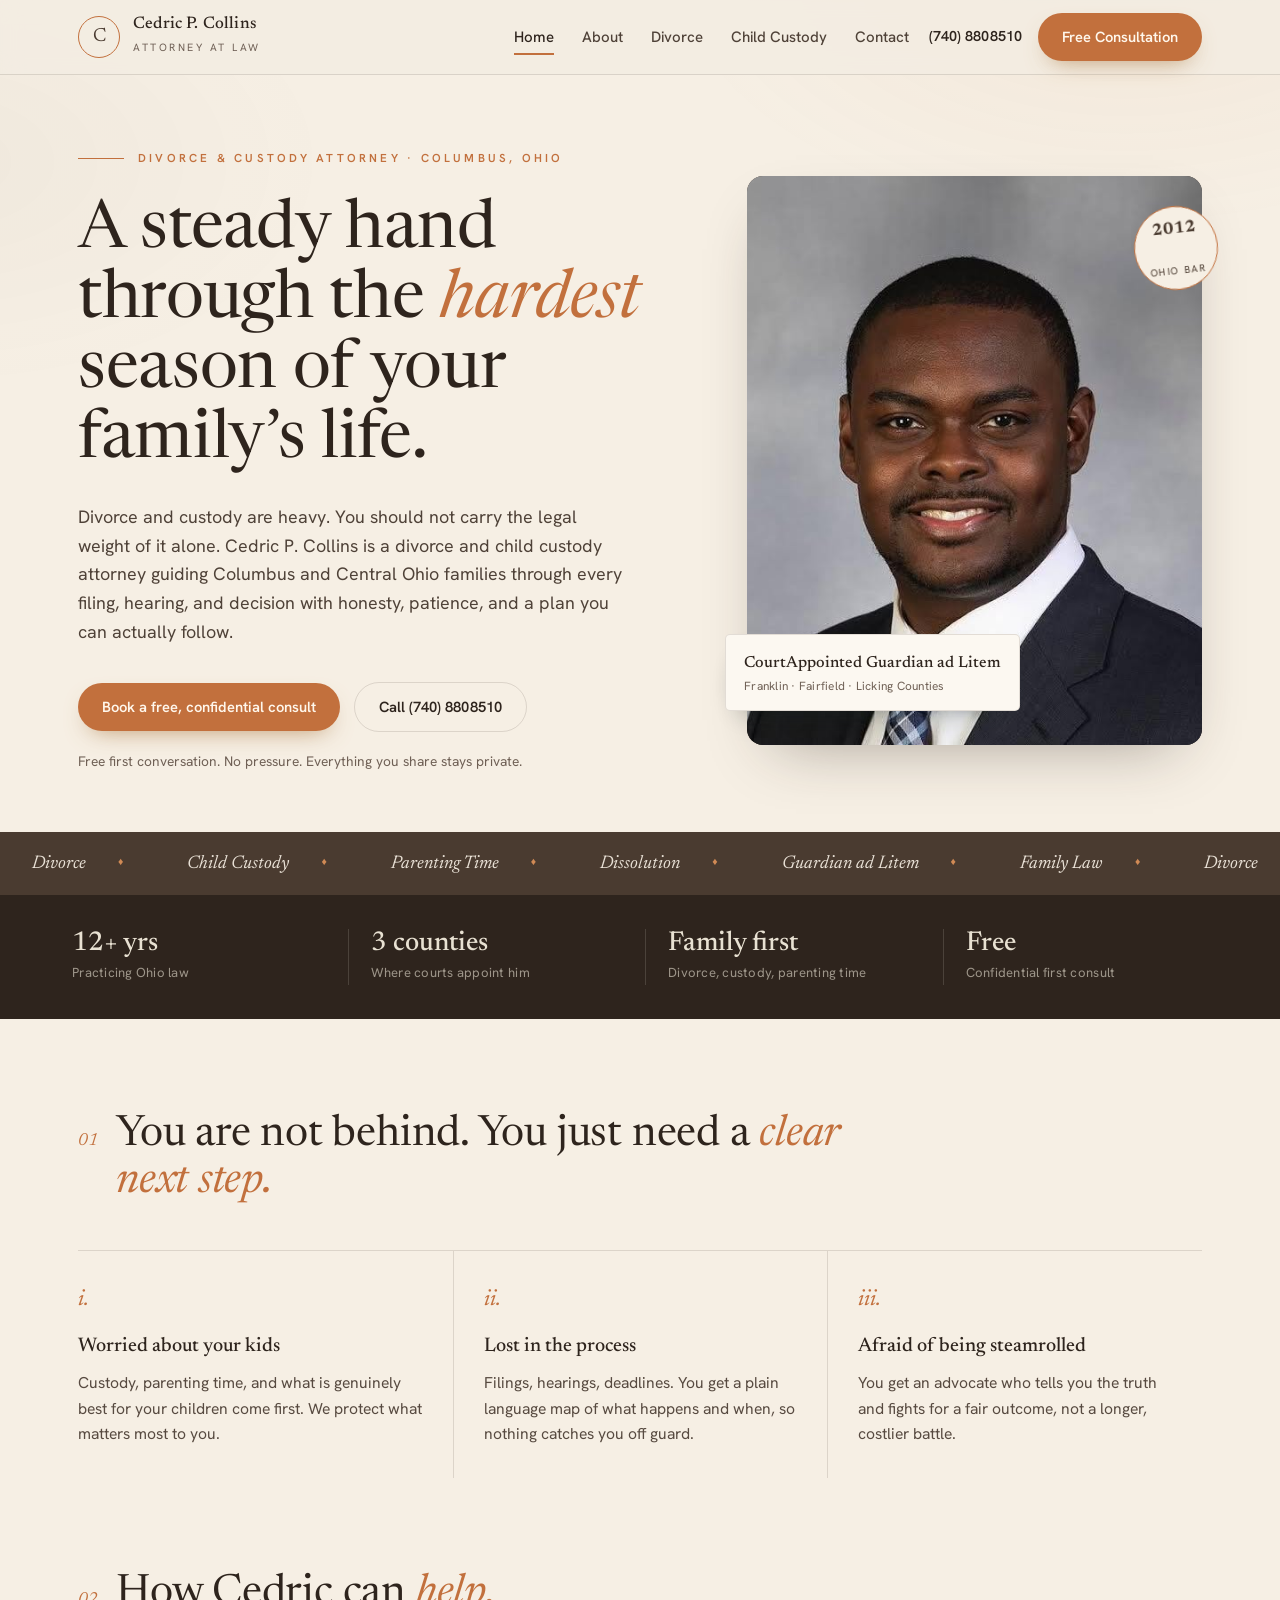
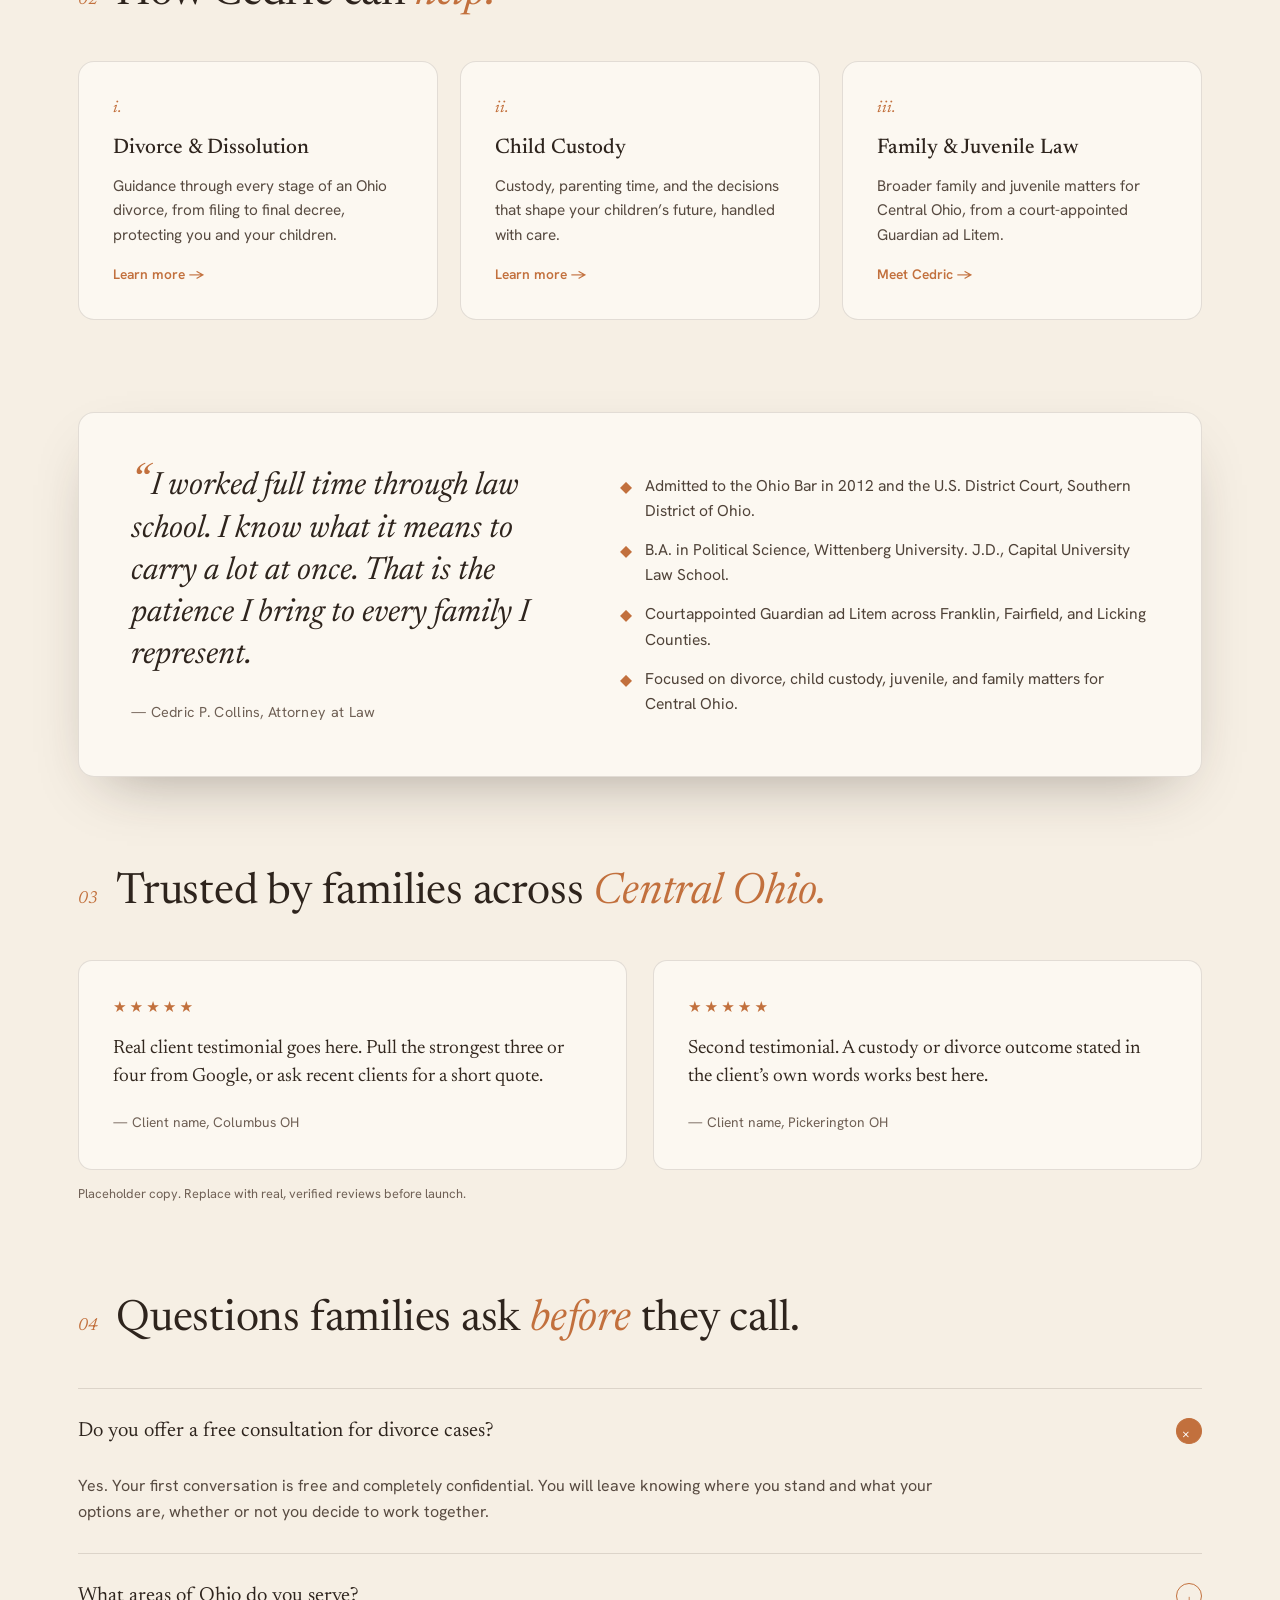
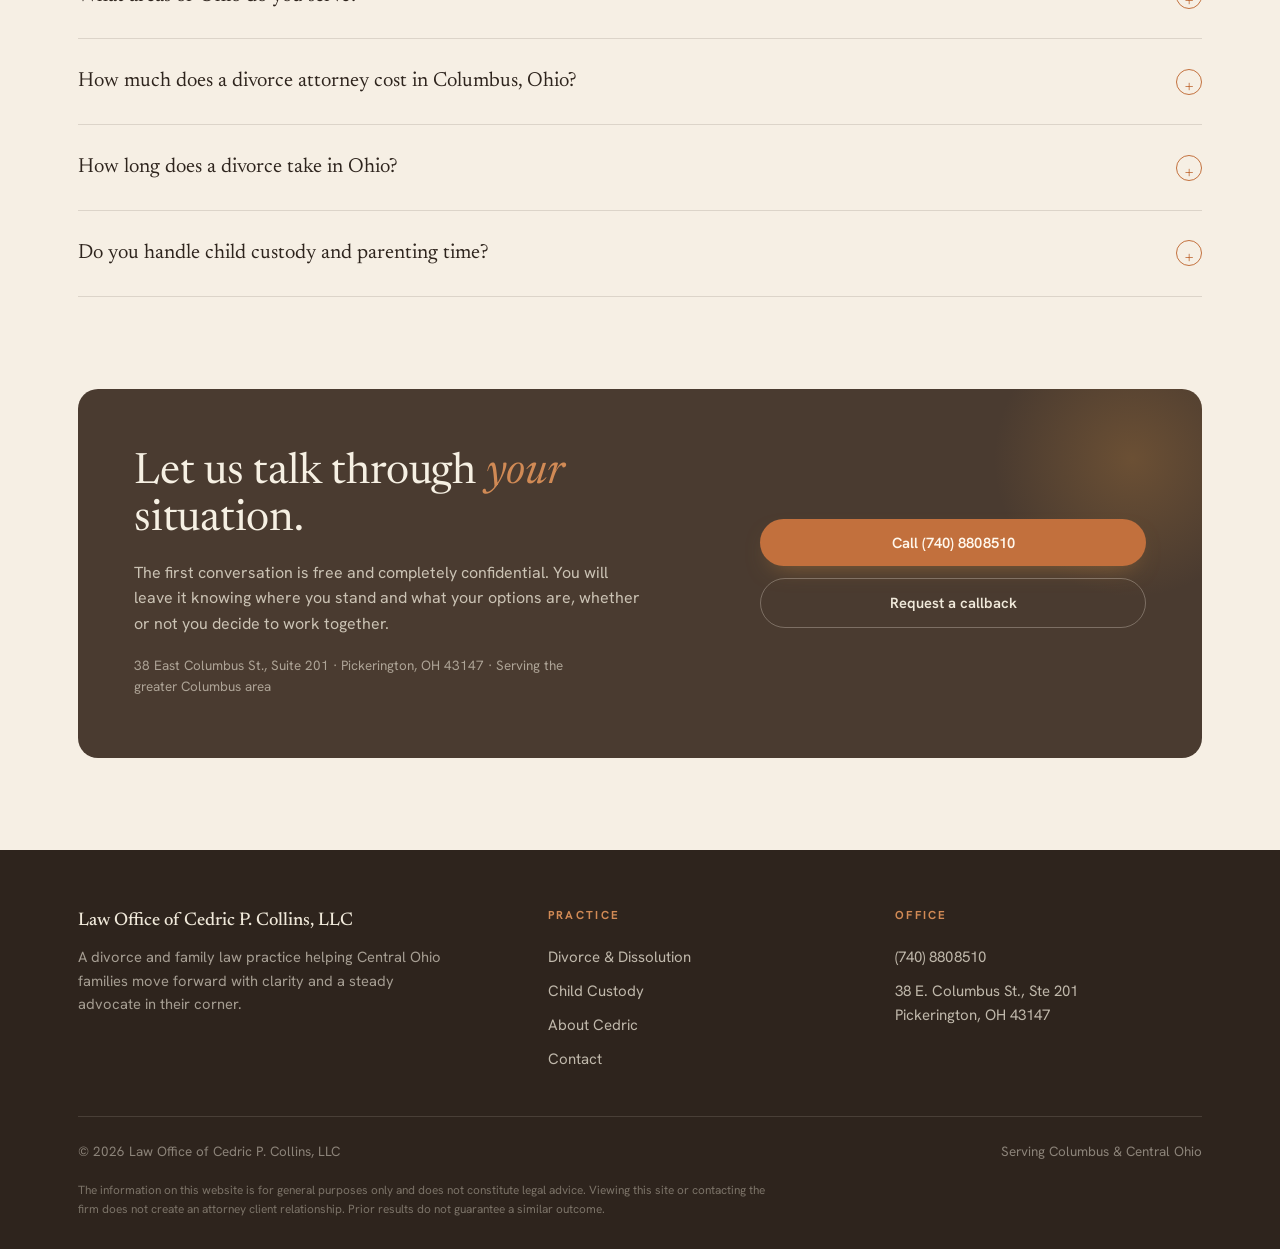
<file: index.html>
<!DOCTYPE html>
<html lang="en">
<head>
<meta charset="UTF-8" />
<meta name="viewport" content="width=device-width, initial-scale=1.0" />
<title>Divorce &amp; Custody Attorney in Columbus, OH | Cedric P. Collins</title>
<meta name="description" content="Compassionate divorce and child custody attorney serving Columbus, Pickerington, and Central Ohio. Free, confidential consultation with attorney Cedric P. Collins." />
<link rel="canonical" href="https://www.cedriccollinslaw.com/" />
<meta name="robots" content="index, follow, max-image-preview:large" />
<meta name="theme-color" content="#15231e" />
<meta property="og:type" content="website" />
<meta property="og:title" content="Divorce &amp; Custody Attorney in Columbus, OH | Cedric P. Collins" />
<meta property="og:description" content="A steady hand through divorce and custody in Central Ohio. Free, confidential consultation." />
<meta property="og:url" content="https://www.cedriccollinslaw.com/" />
<meta property="og:image" content="https://www.cedriccollinslaw.com/og-image.jpg" />
<meta property="og:site_name" content="Law Office of Cedric P. Collins, LLC" />
<meta name="twitter:card" content="summary_large_image" />
<meta name="twitter:title" content="Divorce &amp; Custody Attorney in Columbus, OH | Cedric P. Collins" />
<meta name="twitter:description" content="A steady hand through divorce and custody in Central Ohio. Free, confidential consultation." />
<meta name="twitter:image" content="https://www.cedriccollinslaw.com/og-image.jpg" />

<script type="application/ld+json">
{
  "@context":"https://schema.org","@type":["Attorney","LegalService"],
  "name":"Law Office of Cedric P. Collins, LLC",
  "description":"Divorce, child custody, and family law attorney serving Columbus, Pickerington, and Central Ohio.",
  "url":"https://www.cedriccollinslaw.com/","telephone":"+1-740-880-8510","priceRange":"$$",
  "image":"https://www.cedriccollinslaw.com/og-image.jpg",
  "address":{"@type":"PostalAddress","streetAddress":"38 East Columbus St., Suite 201","addressLocality":"Pickerington","addressRegion":"OH","postalCode":"43147","addressCountry":"US"},
  "areaServed":[{"@type":"City","name":"Columbus"},{"@type":"City","name":"Pickerington"},{"@type":"City","name":"Reynoldsburg"},{"@type":"AdministrativeArea","name":"Franklin County, Ohio"},{"@type":"AdministrativeArea","name":"Fairfield County, Ohio"},{"@type":"AdministrativeArea","name":"Licking County, Ohio"}],
  "knowsAbout":["Divorce","Child Custody","Parenting Time","Family Law","Guardian ad Litem","Juvenile Law"],
  "sameAs":["https://www.facebook.com/AttyCedricC/","https://www.instagram.com/atty_cedric_collins/","https://www.linkedin.com/in/cedric-p-collins-010b4856/"]
}
</script>
<script type="application/ld+json">
{
  "@context":"https://schema.org","@type":"FAQPage",
  "mainEntity":[
    {"@type":"Question","name":"Do you offer a free consultation for divorce cases?","acceptedAnswer":{"@type":"Answer","text":"Yes. Your first conversation with attorney Cedric P. Collins is free and completely confidential."}},
    {"@type":"Question","name":"What areas of Ohio do you serve?","acceptedAnswer":{"@type":"Answer","text":"The office is in Pickerington and serves the greater Columbus area, including Franklin, Fairfield, and Licking Counties."}},
    {"@type":"Question","name":"How much does a divorce attorney cost in Columbus, Ohio?","acceptedAnswer":{"@type":"Answer","text":"Cost depends on whether your case is contested and how complex the issues are. Your first consultation is free and includes an honest picture of likely costs."}},
    {"@type":"Question","name":"How long does a divorce take in Ohio?","acceptedAnswer":{"@type":"Answer","text":"An uncontested dissolution can often be finalized within a few months. A contested divorce takes longer."}},
    {"@type":"Question","name":"Do you handle child custody and parenting time?","acceptedAnswer":{"@type":"Answer","text":"Yes. Custody and parenting time are a core focus, informed by attorney Collins's work as a court-appointed Guardian ad Litem."}}
  ]
}
</script>

<link rel="preconnect" href="https://fonts.googleapis.com" />
<link rel="preconnect" href="https://fonts.gstatic.com" crossorigin />
<link href="https://fonts.googleapis.com/css2?family=Newsreader:ital,opsz,wght@0,6..72,400;0,6..72,500;0,6..72,600;1,6..72,400;1,6..72,500&family=Hanken+Grotesk:wght@400;500;600;700&display=swap" rel="stylesheet" />
<link rel="stylesheet" href="styles.css" />
</head>
<body>
<a href="#main" class="skip">Skip to content</a>

<header>
  <div class="wrap nav">
    <a class="brand" href="index.html" aria-label="Cedric P. Collins, Attorney at Law, home">
      <span class="seal" aria-hidden="true">C</span>
      <span><b>Cedric P. Collins</b><span class="role">Attorney at Law</span></span>
    </a>
    <input type="checkbox" id="burger" class="burger" hidden />
    <nav class="menu" aria-label="Primary">
      <a class="lk active" href="index.html">Home</a>
      <a class="lk" href="about.html">About</a>
      <a class="lk" href="divorce.html">Divorce</a>
      <a class="lk" href="child-custody.html">Child Custody</a>
      <a class="lk" href="contact.html">Contact</a>
    </nav>
    <div class="nav-cta">
      <a class="phone" href="tel:+17408808510">(740) 880&#8202;8510</a>
      <a class="btn btn-brass" href="contact.html">Free Consultation</a>
      <label for="burger" class="burger-lbl" aria-label="Toggle menu"><span></span><span></span><span></span></label>
    </div>
  </div>
</header>

<main id="main">
<section class="hero" aria-labelledby="hero-title">
  <div class="wrap hero-grid">
    <div class="rv in">
      <div class="eyebrow"><span class="ln" aria-hidden="true"></span><span class="label">Divorce &amp; Custody Attorney · Columbus, Ohio</span></div>
      <h1 class="hero-h" id="hero-title">A steady hand through the <em>hardest</em> season of your family&rsquo;s life.</h1>
      <p class="lede">Divorce and custody are heavy. You should not carry the legal weight of it alone. Cedric P. Collins is a divorce and child custody attorney guiding Columbus and Central Ohio families through every filing, hearing, and decision with honesty, patience, and a plan you can actually follow.</p>
      <div class="hero-actions">
        <a class="btn btn-brass" href="contact.html">Book a free, confidential consult</a>
        <a class="btn btn-ghost" href="tel:+17408808510">Call (740) 880&#8202;8510</a>
      </div>
      <p class="micro">Free first conversation. No pressure. Everything you share stays private.</p>
    </div>
    <div class="portrait rv in">
      <div class="frame"><img src="cedric-collins.jpg" alt="Attorney Cedric P. Collins, divorce and child custody lawyer in Columbus, Ohio" width="640" height="640" fetchpriority="high" /></div>
      <div class="badge" aria-hidden="true"><b>2012</b>Ohio Bar</div>
      <div class="tag"><b>Court&#8202;Appointed Guardian ad Litem</b><span>Franklin · Fairfield · Licking Counties</span></div>
    </div>
  </div>
</section>

<div class="marq" aria-hidden="true">
  <div class="track">
    <span>Divorce</span><span>Child Custody</span><span>Parenting Time</span><span>Dissolution</span><span>Guardian ad Litem</span><span>Family Law</span>
    <span>Divorce</span><span>Child Custody</span><span>Parenting Time</span><span>Dissolution</span><span>Guardian ad Litem</span><span>Family Law</span>
  </div>
</div>

<div class="band" aria-label="Credentials">
  <div class="wrap band-in">
    <div class="stat"><b>12+ yrs</b><span>Practicing Ohio law</span></div>
    <div class="stat"><b>3 counties</b><span>Where courts appoint him</span></div>
    <div class="stat"><b>Family first</b><span>Divorce, custody, parenting time</span></div>
    <div class="stat"><b>Free</b><span>Confidential first consult</span></div>
  </div>
</div>

<section class="block" aria-labelledby="s1">
  <div class="wrap">
    <div class="sec-head rv"><span class="sec-num" aria-hidden="true">01</span><h2 id="s1">You are not behind. You just need a <em>clear next step.</em></h2></div>
    <div class="concerns rv">
      <div class="concern"><div class="cn" aria-hidden="true">i.</div><h3>Worried about your kids</h3><p>Custody, parenting time, and what is genuinely best for your children come first. We protect what matters most to you.</p></div>
      <div class="concern"><div class="cn" aria-hidden="true">ii.</div><h3>Lost in the process</h3><p>Filings, hearings, deadlines. You get a plain language map of what happens and when, so nothing catches you off guard.</p></div>
      <div class="concern"><div class="cn" aria-hidden="true">iii.</div><h3>Afraid of being steamrolled</h3><p>You get an advocate who tells you the truth and fights for a fair outcome, not a longer, costlier battle.</p></div>
    </div>
  </div>
</section>

<section class="block" style="padding-top:0" aria-labelledby="sp">
  <div class="wrap">
    <div class="sec-head rv"><span class="sec-num" aria-hidden="true">02</span><h2 id="sp">How Cedric can <em>help.</em></h2></div>
    <div class="practice rv">
      <a class="pcard" href="divorce.html"><div class="pn" aria-hidden="true">i.</div><h3>Divorce &amp; Dissolution</h3><p>Guidance through every stage of an Ohio divorce, from filing to final decree, protecting you and your children.</p><div class="more">Learn more &rarr;</div></a>
      <a class="pcard" href="child-custody.html"><div class="pn" aria-hidden="true">ii.</div><h3>Child Custody</h3><p>Custody, parenting time, and the decisions that shape your children&rsquo;s future, handled with care.</p><div class="more">Learn more &rarr;</div></a>
      <a class="pcard" href="about.html"><div class="pn" aria-hidden="true">iii.</div><h3>Family &amp; Juvenile Law</h3><p>Broader family and juvenile matters for Central Ohio, from a court-appointed Guardian ad Litem.</p><div class="more">Meet Cedric &rarr;</div></a>
    </div>
  </div>
</section>

<section class="block" style="padding-top:0" aria-label="About attorney Cedric Collins">
  <div class="wrap">
    <div class="about rv">
      <div>
        <p class="pq">I worked full time through law school. I know what it means to carry a lot at once. That is the patience I bring to every family I represent.</p>
        <p class="by">&mdash; Cedric P. Collins, Attorney at Law</p>
      </div>
      <ul class="creds">
        <li><i aria-hidden="true">&#9670;</i><span>Admitted to the Ohio Bar in 2012 and the U.S. District Court, Southern District of Ohio.</span></li>
        <li><i aria-hidden="true">&#9670;</i><span>B.A. in Political Science, Wittenberg University. J.D., Capital University Law School.</span></li>
        <li><i aria-hidden="true">&#9670;</i><span>Court&#8202;appointed Guardian ad Litem across Franklin, Fairfield, and Licking Counties.</span></li>
        <li><i aria-hidden="true">&#9670;</i><span>Focused on divorce, child custody, juvenile, and family matters for Central Ohio.</span></li>
      </ul>
    </div>
  </div>
</section>

<section class="block" style="padding-top:0" aria-labelledby="s3">
  <div class="wrap">
    <div class="sec-head rv"><span class="sec-num" aria-hidden="true">03</span><h2 id="s3">Trusted by families across <em>Central Ohio.</em></h2></div>
    <div class="reviews rv">
      <figure class="review"><div class="stars" aria-hidden="true">&#9733;&#9733;&#9733;&#9733;&#9733;</div><blockquote>Real client testimonial goes here. Pull the strongest three or four from Google, or ask recent clients for a short quote.</blockquote><cite>&mdash; Client name, Columbus OH</cite></figure>
      <figure class="review"><div class="stars" aria-hidden="true">&#9733;&#9733;&#9733;&#9733;&#9733;</div><blockquote>Second testimonial. A custody or divorce outcome stated in the client&rsquo;s own words works best here.</blockquote><cite>&mdash; Client name, Pickerington OH</cite></figure>
    </div>
    <p class="scaffold-note rv">Placeholder copy. Replace with real, verified reviews before launch.</p>
  </div>
</section>

<section class="block" style="padding-top:0" aria-labelledby="s4">
  <div class="wrap">
    <div class="sec-head rv"><span class="sec-num" aria-hidden="true">04</span><h2 id="s4">Questions families ask <em>before</em> they call.</h2></div>
    <div class="faq rv">
      <details open><summary>Do you offer a free consultation for divorce cases?<span class="pm" aria-hidden="true">+</span></summary><p>Yes. Your first conversation is free and completely confidential. You will leave knowing where you stand and what your options are, whether or not you decide to work together.</p></details>
      <details><summary>What areas of Ohio do you serve?<span class="pm" aria-hidden="true">+</span></summary><p>The office is in Pickerington and serves the greater Columbus area, including Franklin, Fairfield, and Licking Counties, where attorney Collins is also appointed by the courts as a Guardian ad Litem.</p></details>
      <details><summary>How much does a divorce attorney cost in Columbus, Ohio?<span class="pm" aria-hidden="true">+</span></summary><p>Every divorce is different, and cost depends on whether your case is contested and how complex the issues are. Your first consultation is free, and you will get an honest picture of likely costs before you commit to anything.</p></details>
      <details><summary>How long does a divorce take in Ohio?<span class="pm" aria-hidden="true">+</span></summary><p>An uncontested dissolution can often be finalized within a few months. A contested divorce involving custody or property disputes takes longer. We give you a realistic timeline for your specific situation at your consultation.</p></details>
      <details><summary>Do you handle child custody and parenting time?<span class="pm" aria-hidden="true">+</span></summary><p>Yes. Custody, parenting time, and decisions in your children&rsquo;s best interest are a core focus of the practice. Attorney Collins also serves as a court-appointed Guardian ad Litem.</p></details>
    </div>
  </div>
</section>

<section class="block" style="padding-top:0" aria-labelledby="s5">
  <div class="wrap">
    <div class="consult rv">
      <div class="consult-in">
        <div>
          <h2 id="s5">Let us talk through <em>your</em> situation.</h2>
          <p>The first conversation is free and completely confidential. You will leave it knowing where you stand and what your options are, whether or not you decide to work together.</p>
          <p class="addr">38 East Columbus St., Suite 201 · Pickerington, OH 43147 · Serving the greater Columbus area</p>
        </div>
        <div class="actions">
          <a class="btn btn-brass" href="tel:+17408808510">Call (740) 880&#8202;8510</a>
          <a class="btn btn-ghost" style="color:#f0e9da;border-color:rgba(240,233,218,.3)" href="contact.html">Request a callback</a>
        </div>
      </div>
    </div>
  </div>
</section>
</main>

<footer>
  <div class="wrap">
    <div class="foot-grid">
      <div class="fb"><b>Law Office of Cedric P. Collins, LLC</b><p>A divorce and family law practice helping Central Ohio families move forward with clarity and a steady advocate in their corner.</p></div>
      <div class="foot-col"><h4>Practice</h4><a href="divorce.html">Divorce &amp; Dissolution</a><a href="child-custody.html">Child Custody</a><a href="about.html">About Cedric</a><a href="contact.html">Contact</a></div>
      <div class="foot-col"><h4>Office</h4><a href="tel:+17408808510">(740) 880&#8202;8510</a><a href="https://maps.google.com/?q=38+East+Columbus+St,+Pickerington,+OH+43147" target="_blank" rel="noopener">38 E. Columbus St., Ste 201<br>Pickerington, OH 43147</a></div>
    </div>
    <div class="foot-bottom"><span>&copy; 2026 Law Office of Cedric P. Collins, LLC</span><span>Serving Columbus &amp; Central Ohio</span></div>
    <p class="disc">The information on this website is for general purposes only and does not constitute legal advice. Viewing this site or contacting the firm does not create an attorney client relationship. Prior results do not guarantee a similar outcome.</p>
  </div>
</footer>
<script src="shared.js"></script>
</body>
</html>
</file>
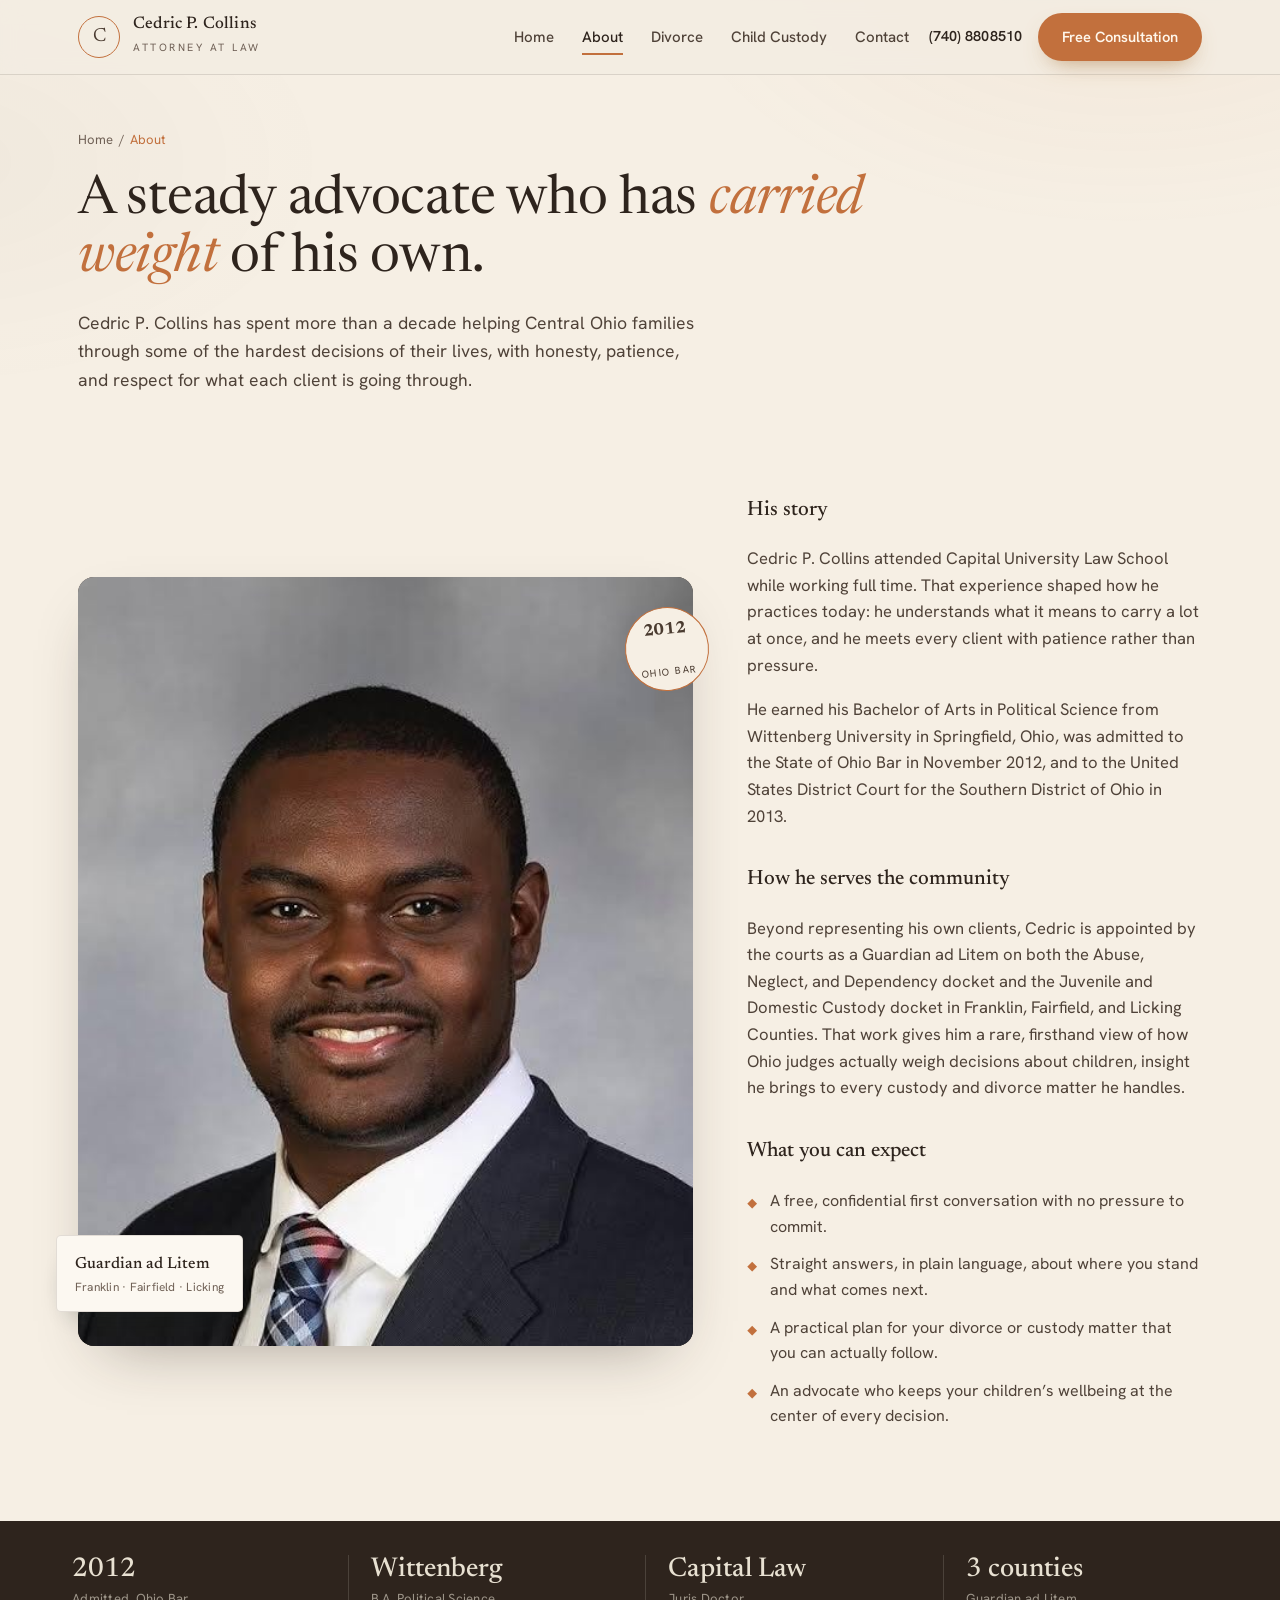
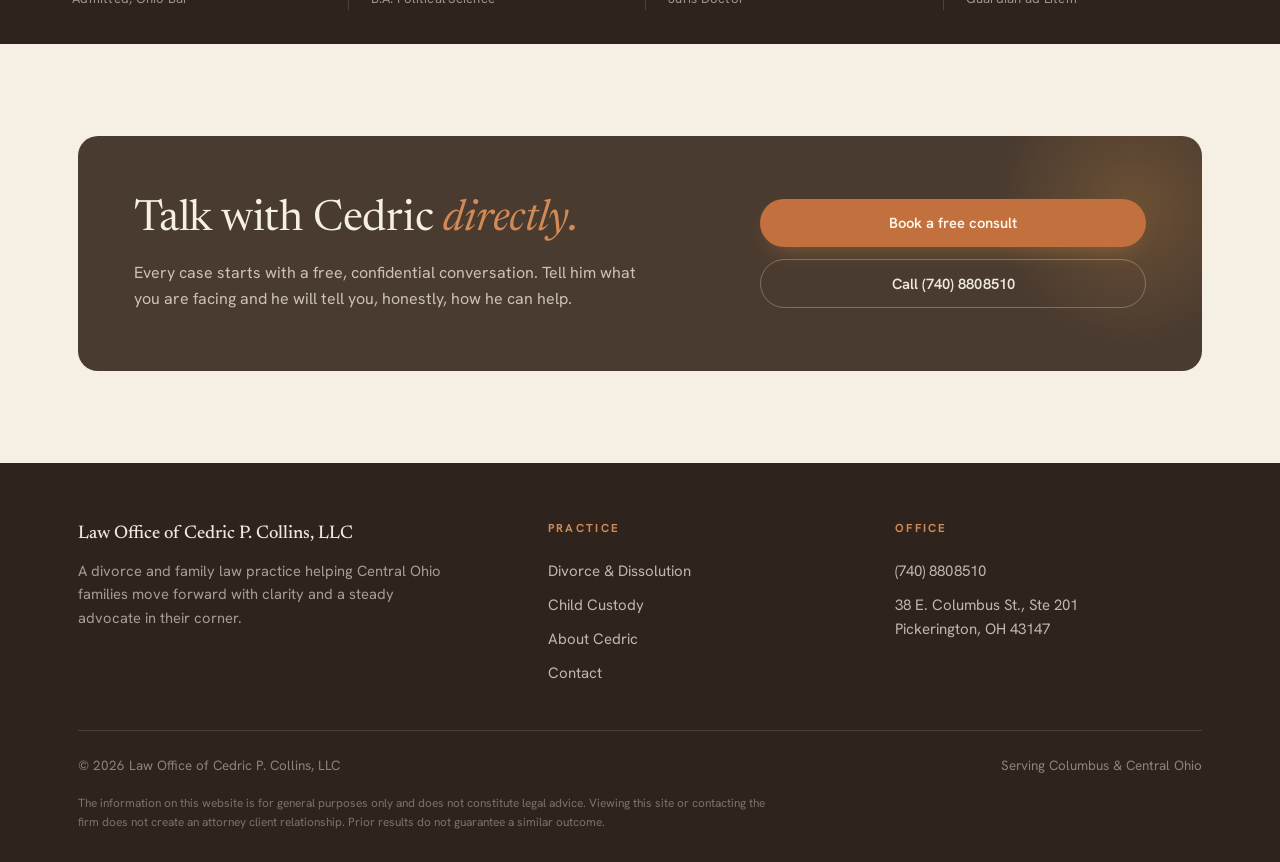
<file: about.html>
<!DOCTYPE html>
<html lang="en">
<head>
<meta charset="UTF-8" />
<meta name="viewport" content="width=device-width, initial-scale=1.0" />
<title>About Attorney Cedric P. Collins | Columbus, OH Family Lawyer</title>
<meta name="description" content="Meet Cedric P. Collins, a Pickerington-based family law attorney practicing since 2012 and serving as a court-appointed Guardian ad Litem in Central Ohio." />
<link rel="canonical" href="https://www.cedriccollinslaw.com/about.html" />
<meta name="robots" content="index, follow, max-image-preview:large" />
<meta name="theme-color" content="#15231e" />
<meta property="og:type" content="profile" />
<meta property="og:title" content="About Attorney Cedric P. Collins | Columbus, OH Family Lawyer" />
<meta property="og:description" content="A steady, honest family law advocate serving Columbus and Central Ohio since 2012." />
<meta property="og:url" content="https://www.cedriccollinslaw.com/about.html" />
<meta property="og:image" content="https://www.cedriccollinslaw.com/og-image.jpg" />
<meta name="twitter:card" content="summary_large_image" />

<script type="application/ld+json">
{
  "@context":"https://schema.org","@type":"Person","name":"Cedric P. Collins","jobTitle":"Attorney at Law",
  "worksFor":{"@type":"Organization","name":"Law Office of Cedric P. Collins, LLC","url":"https://www.cedriccollinslaw.com/"},
  "alumniOf":["Wittenberg University","Capital University Law School"],
  "knowsAbout":["Divorce","Child Custody","Family Law","Guardian ad Litem","Juvenile Law"],
  "url":"https://www.cedriccollinslaw.com/about.html",
  "sameAs":["https://www.linkedin.com/in/cedric-p-collins-010b4856/","https://www.facebook.com/AttyCedricC/","https://www.instagram.com/atty_cedric_collins/"]
}
</script>
<script type="application/ld+json">
{"@context":"https://schema.org","@type":"BreadcrumbList","itemListElement":[
  {"@type":"ListItem","position":1,"name":"Home","item":"https://www.cedriccollinslaw.com/"},
  {"@type":"ListItem","position":2,"name":"About","item":"https://www.cedriccollinslaw.com/about.html"}]}
</script>

<link rel="preconnect" href="https://fonts.googleapis.com" />
<link rel="preconnect" href="https://fonts.gstatic.com" crossorigin />
<link href="https://fonts.googleapis.com/css2?family=Newsreader:ital,opsz,wght@0,6..72,400;0,6..72,500;0,6..72,600;1,6..72,400;1,6..72,500&family=Hanken+Grotesk:wght@400;500;600;700&display=swap" rel="stylesheet" />
<link rel="stylesheet" href="styles.css" />
</head>
<body>
<a href="#main" class="skip">Skip to content</a>
<header>
  <div class="wrap nav">
    <a class="brand" href="index.html" aria-label="Cedric P. Collins, Attorney at Law, home"><span class="seal" aria-hidden="true">C</span><span><b>Cedric P. Collins</b><span class="role">Attorney at Law</span></span></a>
    <input type="checkbox" id="burger" class="burger" hidden />
    <nav class="menu" aria-label="Primary">
      <a class="lk" href="index.html">Home</a>
      <a class="lk active" href="about.html">About</a>
      <a class="lk" href="divorce.html">Divorce</a>
      <a class="lk" href="child-custody.html">Child Custody</a>
      <a class="lk" href="contact.html">Contact</a>
    </nav>
    <div class="nav-cta"><a class="phone" href="tel:+17408808510">(740) 880&#8202;8510</a><a class="btn btn-brass" href="contact.html">Free Consultation</a><label for="burger" class="burger-lbl" aria-label="Toggle menu"><span></span><span></span><span></span></label></div>
  </div>
</header>

<main id="main">
<section class="page-hero">
  <div class="wrap">
    <p class="crumb"><a href="index.html">Home</a> &nbsp;/&nbsp; <span>About</span></p>
    <h1 class="page-h">A steady advocate who has <em>carried weight</em> of his own.</h1>
    <p class="sub">Cedric P. Collins has spent more than a decade helping Central Ohio families through some of the hardest decisions of their lives, with honesty, patience, and respect for what each client is going through.</p>
  </div>
</section>

<section class="block">
  <div class="wrap hero-grid">
    <div class="portrait rv">
      <div class="frame"><img src="cedric-collins.jpg" alt="Portrait of attorney Cedric P. Collins" width="640" height="640" loading="lazy" /></div>
      <div class="badge" aria-hidden="true"><b>2012</b>Ohio Bar</div>
      <div class="tag"><b>Guardian ad Litem</b><span>Franklin · Fairfield · Licking</span></div>
    </div>
    <div class="prose rv">
      <h3 style="margin-top:0">His story</h3>
      <p>Cedric P. Collins attended Capital University Law School while working full time. That experience shaped how he practices today: he understands what it means to carry a lot at once, and he meets every client with patience rather than pressure.</p>
      <p>He earned his Bachelor of Arts in Political Science from Wittenberg University in Springfield, Ohio, was admitted to the State of Ohio Bar in November 2012, and to the United States District Court for the Southern District of Ohio in 2013.</p>
      <h3>How he serves the community</h3>
      <p>Beyond representing his own clients, Cedric is appointed by the courts as a Guardian ad Litem on both the Abuse, Neglect, and Dependency docket and the Juvenile and Domestic Custody docket in Franklin, Fairfield, and Licking Counties. That work gives him a rare, firsthand view of how Ohio judges actually weigh decisions about children, insight he brings to every custody and divorce matter he handles.</p>
      <h3>What you can expect</h3>
      <ul>
        <li>A free, confidential first conversation with no pressure to commit.</li>
        <li>Straight answers, in plain language, about where you stand and what comes next.</li>
        <li>A practical plan for your divorce or custody matter that you can actually follow.</li>
        <li>An advocate who keeps your children&rsquo;s wellbeing at the center of every decision.</li>
      </ul>
    </div>
  </div>
</section>

<div class="band" aria-label="Credentials">
  <div class="wrap band-in">
    <div class="stat"><b>2012</b><span>Admitted, Ohio Bar</span></div>
    <div class="stat"><b>Wittenberg</b><span>B.A. Political Science</span></div>
    <div class="stat"><b>Capital Law</b><span>Juris Doctor</span></div>
    <div class="stat"><b>3 counties</b><span>Guardian ad Litem</span></div>
  </div>
</div>

<section class="block">
  <div class="wrap">
    <div class="consult rv">
      <div class="consult-in">
        <div><h2>Talk with Cedric <em>directly.</em></h2><p>Every case starts with a free, confidential conversation. Tell him what you are facing and he will tell you, honestly, how he can help.</p></div>
        <div class="actions"><a class="btn btn-brass" href="contact.html">Book a free consult</a><a class="btn btn-ghost" style="color:#f0e9da;border-color:rgba(240,233,218,.3)" href="tel:+17408808510">Call (740) 880&#8202;8510</a></div>
      </div>
    </div>
  </div>
</section>
</main>

<footer>
  <div class="wrap">
    <div class="foot-grid">
      <div class="fb"><b>Law Office of Cedric P. Collins, LLC</b><p>A divorce and family law practice helping Central Ohio families move forward with clarity and a steady advocate in their corner.</p></div>
      <div class="foot-col"><h4>Practice</h4><a href="divorce.html">Divorce &amp; Dissolution</a><a href="child-custody.html">Child Custody</a><a href="about.html">About Cedric</a><a href="contact.html">Contact</a></div>
      <div class="foot-col"><h4>Office</h4><a href="tel:+17408808510">(740) 880&#8202;8510</a><a href="https://maps.google.com/?q=38+East+Columbus+St,+Pickerington,+OH+43147" target="_blank" rel="noopener">38 E. Columbus St., Ste 201<br>Pickerington, OH 43147</a></div>
    </div>
    <div class="foot-bottom"><span>&copy; 2026 Law Office of Cedric P. Collins, LLC</span><span>Serving Columbus &amp; Central Ohio</span></div>
    <p class="disc">The information on this website is for general purposes only and does not constitute legal advice. Viewing this site or contacting the firm does not create an attorney client relationship. Prior results do not guarantee a similar outcome.</p>
  </div>
</footer>
<script src="shared.js"></script>
</body>
</html>
</file>
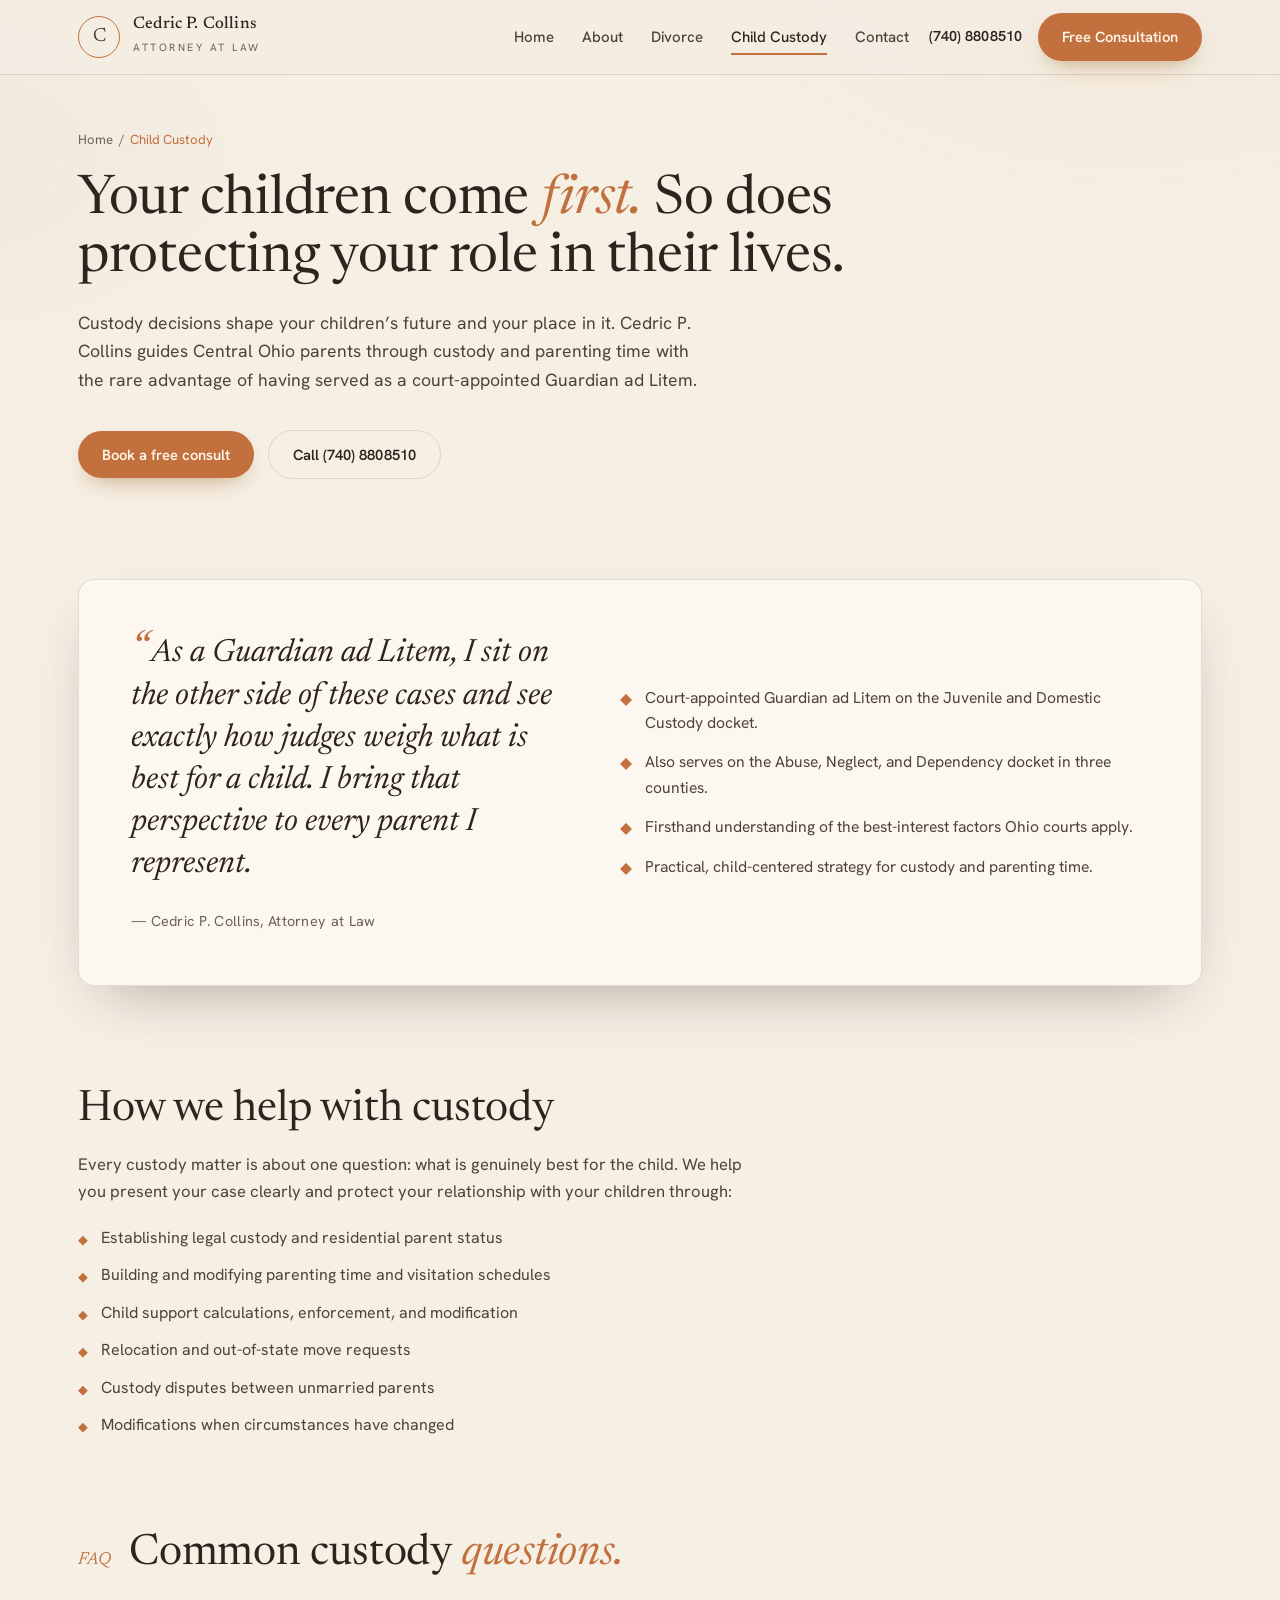
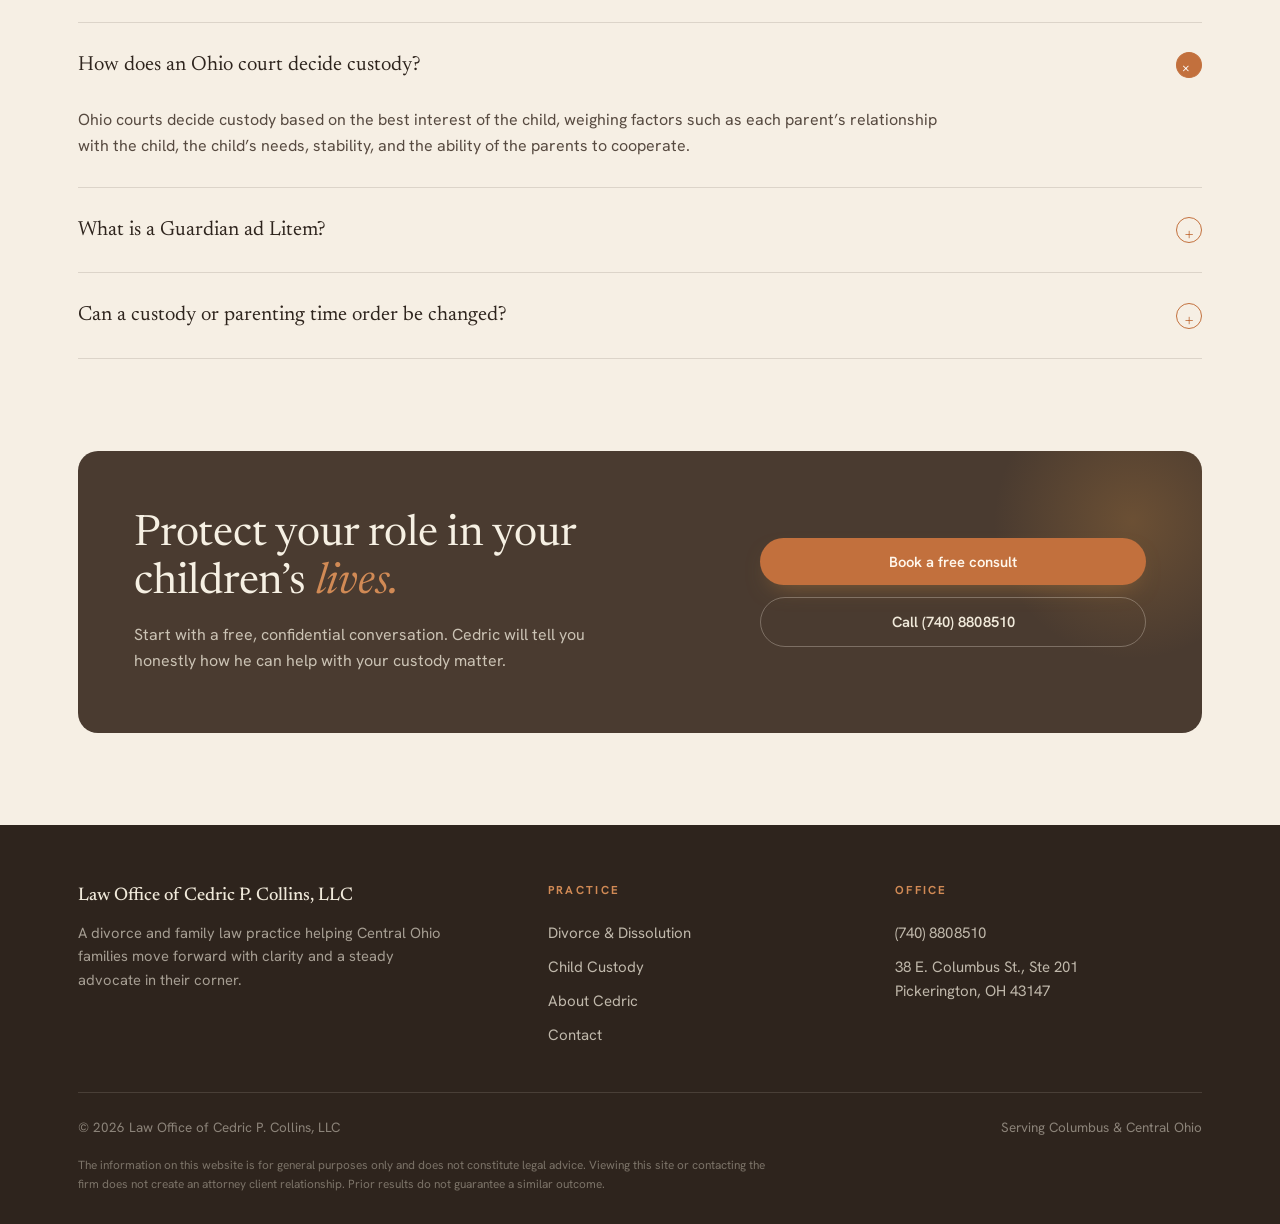
<file: child-custody.html>
<!DOCTYPE html>
<html lang="en">
<head>
<meta charset="UTF-8" />
<meta name="viewport" content="width=device-width, initial-scale=1.0" />
<title>Child Custody Lawyer in Columbus, OH | Cedric P. Collins</title>
<meta name="description" content="Child custody and parenting time representation in Columbus and Central Ohio from attorney Cedric P. Collins, a court-appointed Guardian ad Litem. Free consultation." />
<link rel="canonical" href="https://www.cedriccollinslaw.com/child-custody.html" />
<meta name="robots" content="index, follow, max-image-preview:large" />
<meta name="theme-color" content="#15231e" />
<meta property="og:type" content="website" />
<meta property="og:title" content="Child Custody Lawyer in Columbus, OH | Cedric P. Collins" />
<meta property="og:description" content="Custody and parenting time guidance from a court-appointed Guardian ad Litem. Free consultation." />
<meta property="og:url" content="https://www.cedriccollinslaw.com/child-custody.html" />
<meta property="og:image" content="https://www.cedriccollinslaw.com/og-image.jpg" />
<meta name="twitter:card" content="summary_large_image" />

<script type="application/ld+json">
{"@context":"https://schema.org","@type":"Service","name":"Child Custody and Parenting Time Representation",
 "description":"Representation in child custody, parenting time, and child support matters in Central Ohio, informed by experience as a court-appointed Guardian ad Litem.",
 "serviceType":"Child Custody Law","provider":{"@type":"Attorney","name":"Law Office of Cedric P. Collins, LLC","telephone":"+1-740-880-8510","url":"https://www.cedriccollinslaw.com/"},
 "areaServed":[{"@type":"City","name":"Columbus"},{"@type":"City","name":"Pickerington"},{"@type":"AdministrativeArea","name":"Franklin County, Ohio"},{"@type":"AdministrativeArea","name":"Fairfield County, Ohio"},{"@type":"AdministrativeArea","name":"Licking County, Ohio"}]}
</script>
<script type="application/ld+json">
{"@context":"https://schema.org","@type":"BreadcrumbList","itemListElement":[
  {"@type":"ListItem","position":1,"name":"Home","item":"https://www.cedriccollinslaw.com/"},
  {"@type":"ListItem","position":2,"name":"Child Custody","item":"https://www.cedriccollinslaw.com/child-custody.html"}]}
</script>
<script type="application/ld+json">
{"@context":"https://schema.org","@type":"FAQPage","mainEntity":[
 {"@type":"Question","name":"How does an Ohio court decide custody?","acceptedAnswer":{"@type":"Answer","text":"Ohio courts decide custody based on the best interest of the child, weighing factors such as each parent's relationship with the child, the child's needs, stability, and the ability of the parents to cooperate."}},
 {"@type":"Question","name":"What is a Guardian ad Litem?","acceptedAnswer":{"@type":"Answer","text":"A Guardian ad Litem is a person the court appoints to investigate and represent the best interest of a child in a custody or juvenile case. Attorney Collins serves in this role across three Central Ohio counties."}},
 {"@type":"Question","name":"Can a custody or parenting time order be changed?","acceptedAnswer":{"@type":"Answer","text":"Yes. When circumstances change significantly, a court can modify custody or parenting time if the change serves the child's best interest. We can review whether your situation qualifies."}}]}
</script>

<link rel="preconnect" href="https://fonts.googleapis.com" />
<link rel="preconnect" href="https://fonts.gstatic.com" crossorigin />
<link href="https://fonts.googleapis.com/css2?family=Newsreader:ital,opsz,wght@0,6..72,400;0,6..72,500;0,6..72,600;1,6..72,400;1,6..72,500&family=Hanken+Grotesk:wght@400;500;600;700&display=swap" rel="stylesheet" />
<link rel="stylesheet" href="styles.css" />
</head>
<body>
<a href="#main" class="skip">Skip to content</a>
<header>
  <div class="wrap nav">
    <a class="brand" href="index.html" aria-label="Cedric P. Collins, Attorney at Law, home"><span class="seal" aria-hidden="true">C</span><span><b>Cedric P. Collins</b><span class="role">Attorney at Law</span></span></a>
    <input type="checkbox" id="burger" class="burger" hidden />
    <nav class="menu" aria-label="Primary">
      <a class="lk" href="index.html">Home</a><a class="lk" href="about.html">About</a><a class="lk" href="divorce.html">Divorce</a>
      <a class="lk active" href="child-custody.html">Child Custody</a>
      <a class="lk" href="contact.html">Contact</a>
    </nav>
    <div class="nav-cta"><a class="phone" href="tel:+17408808510">(740) 880&#8202;8510</a><a class="btn btn-brass" href="contact.html">Free Consultation</a><label for="burger" class="burger-lbl" aria-label="Toggle menu"><span></span><span></span><span></span></label></div>
  </div>
</header>

<main id="main">
<section class="page-hero">
  <div class="wrap">
    <p class="crumb"><a href="index.html">Home</a> &nbsp;/&nbsp; <span>Child Custody</span></p>
    <h1 class="page-h">Your children come <em>first.</em> So does protecting your role in their lives.</h1>
    <p class="sub">Custody decisions shape your children&rsquo;s future and your place in it. Cedric P. Collins guides Central Ohio parents through custody and parenting time with the rare advantage of having served as a court-appointed Guardian ad Litem.</p>
    <div class="hero-actions"><a class="btn btn-brass" href="contact.html">Book a free consult</a><a class="btn btn-ghost" href="tel:+17408808510">Call (740) 880&#8202;8510</a></div>
  </div>
</section>

<section class="block">
  <div class="wrap">
    <div class="about rv">
      <div><p class="pq">As a Guardian ad Litem, I sit on the other side of these cases and see exactly how judges weigh what is best for a child. I bring that perspective to every parent I represent.</p><p class="by">&mdash; Cedric P. Collins, Attorney at Law</p></div>
      <ul class="creds">
        <li><i aria-hidden="true">&#9670;</i><span>Court-appointed Guardian ad Litem on the Juvenile and Domestic Custody docket.</span></li>
        <li><i aria-hidden="true">&#9670;</i><span>Also serves on the Abuse, Neglect, and Dependency docket in three counties.</span></li>
        <li><i aria-hidden="true">&#9670;</i><span>Firsthand understanding of the best-interest factors Ohio courts apply.</span></li>
        <li><i aria-hidden="true">&#9670;</i><span>Practical, child-centered strategy for custody and parenting time.</span></li>
      </ul>
    </div>
  </div>
</section>

<section class="block" style="padding-top:0">
  <div class="wrap">
    <div class="prose narrow rv">
      <h2>How we help with custody</h2>
      <p>Every custody matter is about one question: what is genuinely best for the child. We help you present your case clearly and protect your relationship with your children through:</p>
      <ul>
        <li>Establishing legal custody and residential parent status</li>
        <li>Building and modifying parenting time and visitation schedules</li>
        <li>Child support calculations, enforcement, and modification</li>
        <li>Relocation and out-of-state move requests</li>
        <li>Custody disputes between unmarried parents</li>
        <li>Modifications when circumstances have changed</li>
      </ul>
    </div>
  </div>
</section>

<section class="block" style="padding-top:0" aria-labelledby="faqc">
  <div class="wrap">
    <div class="sec-head rv"><span class="sec-num" aria-hidden="true">FAQ</span><h2 id="faqc">Common custody <em>questions.</em></h2></div>
    <div class="faq rv">
      <details open><summary>How does an Ohio court decide custody?<span class="pm" aria-hidden="true">+</span></summary><p>Ohio courts decide custody based on the best interest of the child, weighing factors such as each parent&rsquo;s relationship with the child, the child&rsquo;s needs, stability, and the ability of the parents to cooperate.</p></details>
      <details><summary>What is a Guardian ad Litem?<span class="pm" aria-hidden="true">+</span></summary><p>A Guardian ad Litem is a person the court appoints to investigate and represent the best interest of a child in a custody or juvenile case. Attorney Collins serves in this role across three Central Ohio counties, which gives him real insight into how these decisions are made.</p></details>
      <details><summary>Can a custody or parenting time order be changed?<span class="pm" aria-hidden="true">+</span></summary><p>Yes. When circumstances change significantly, a court can modify custody or parenting time if the change serves the child&rsquo;s best interest. We can review whether your situation qualifies.</p></details>
    </div>
  </div>
</section>

<section class="block" style="padding-top:0">
  <div class="wrap">
    <div class="consult rv"><div class="consult-in">
      <div><h2>Protect your role in your children&rsquo;s <em>lives.</em></h2><p>Start with a free, confidential conversation. Cedric will tell you honestly how he can help with your custody matter.</p></div>
      <div class="actions"><a class="btn btn-brass" href="contact.html">Book a free consult</a><a class="btn btn-ghost" style="color:#f0e9da;border-color:rgba(240,233,218,.3)" href="tel:+17408808510">Call (740) 880&#8202;8510</a></div>
    </div></div>
  </div>
</section>
</main>

<footer>
  <div class="wrap">
    <div class="foot-grid">
      <div class="fb"><b>Law Office of Cedric P. Collins, LLC</b><p>A divorce and family law practice helping Central Ohio families move forward with clarity and a steady advocate in their corner.</p></div>
      <div class="foot-col"><h4>Practice</h4><a href="divorce.html">Divorce &amp; Dissolution</a><a href="child-custody.html">Child Custody</a><a href="about.html">About Cedric</a><a href="contact.html">Contact</a></div>
      <div class="foot-col"><h4>Office</h4><a href="tel:+17408808510">(740) 880&#8202;8510</a><a href="https://maps.google.com/?q=38+East+Columbus+St,+Pickerington,+OH+43147" target="_blank" rel="noopener">38 E. Columbus St., Ste 201<br>Pickerington, OH 43147</a></div>
    </div>
    <div class="foot-bottom"><span>&copy; 2026 Law Office of Cedric P. Collins, LLC</span><span>Serving Columbus &amp; Central Ohio</span></div>
    <p class="disc">The information on this website is for general purposes only and does not constitute legal advice. Viewing this site or contacting the firm does not create an attorney client relationship. Prior results do not guarantee a similar outcome.</p>
  </div>
</footer>
<script src="shared.js"></script>
</body>
</html>
</file>
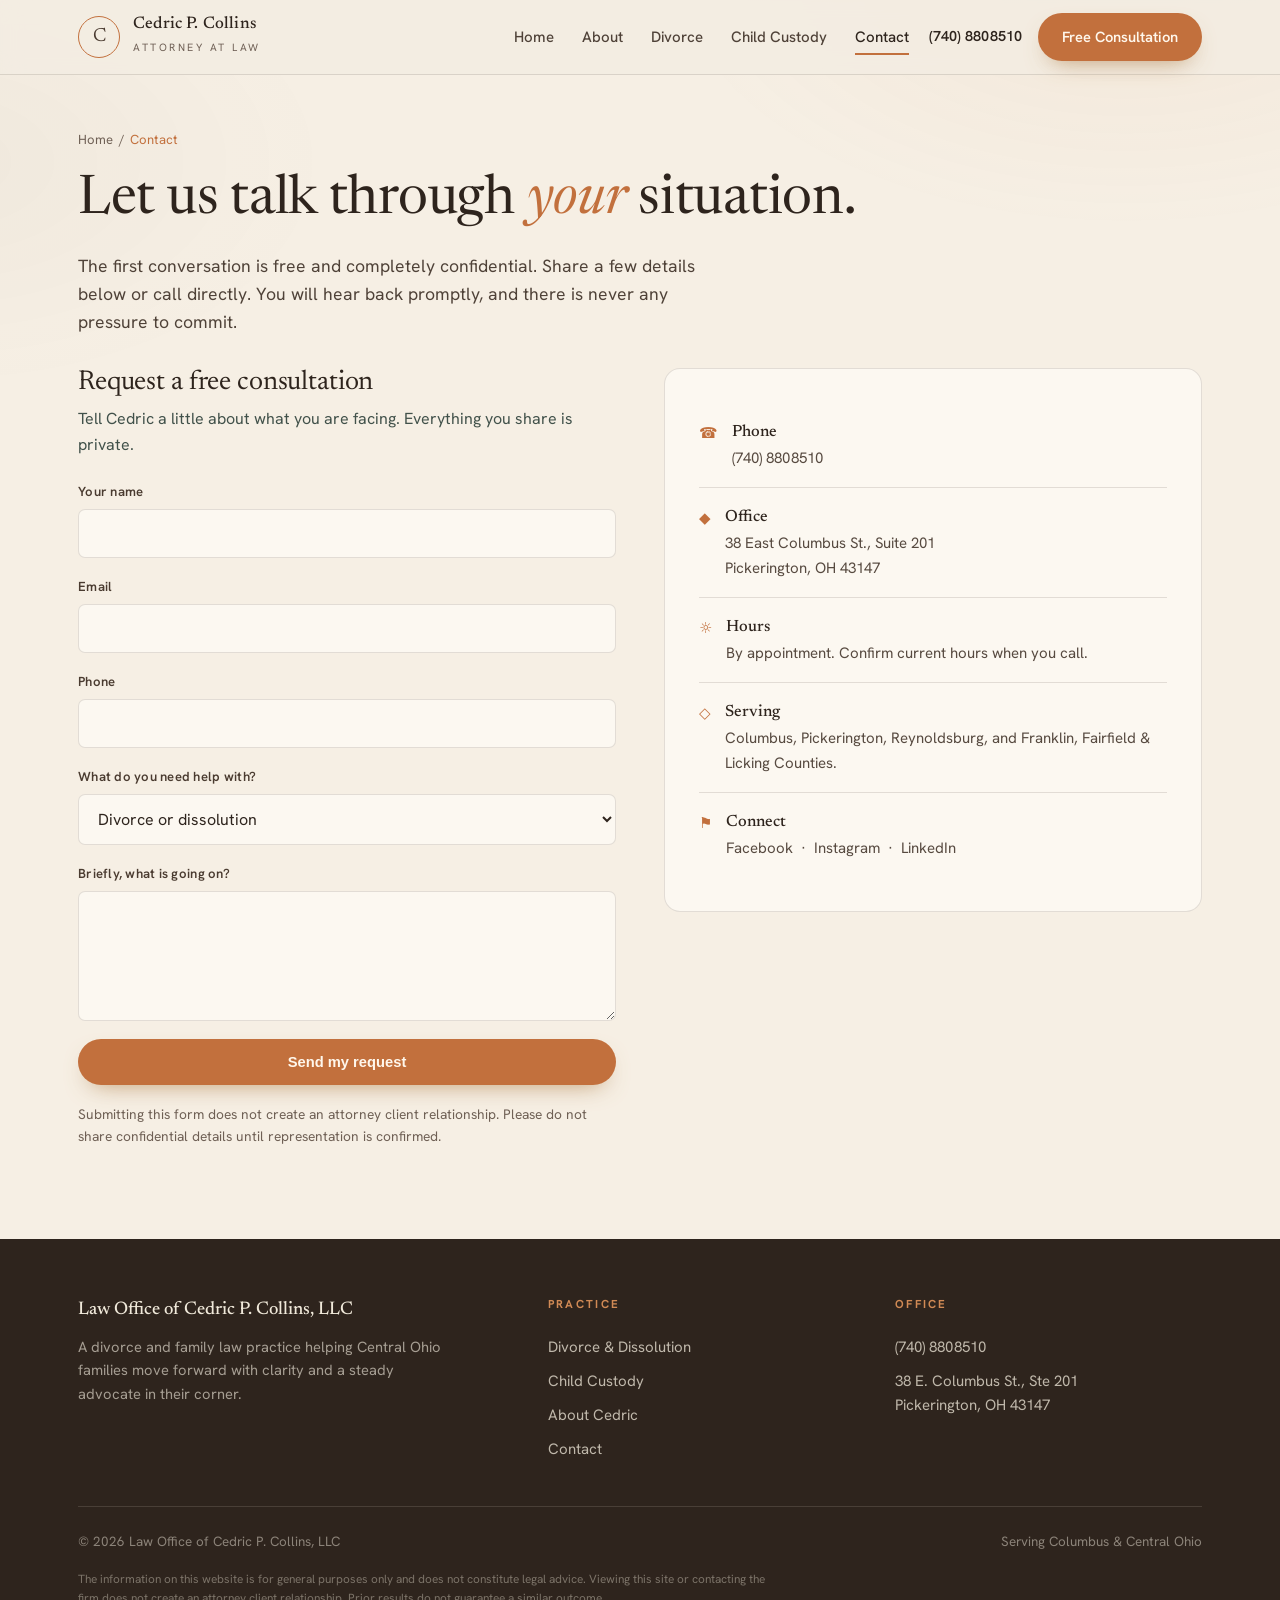
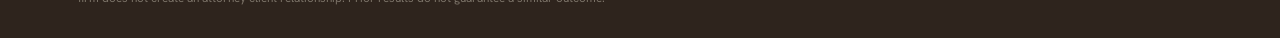
<file: contact.html>
<!DOCTYPE html>
<html lang="en">
<head>
<meta charset="UTF-8" />
<meta name="viewport" content="width=device-width, initial-scale=1.0" />
<title>Contact a Divorce Attorney in Columbus, OH | Cedric P. Collins</title>
<meta name="description" content="Request a free, confidential consultation with divorce and custody attorney Cedric P. Collins in Pickerington, OH. Serving Columbus and Central Ohio." />
<link rel="canonical" href="https://www.cedriccollinslaw.com/contact.html" />
<meta name="robots" content="index, follow, max-image-preview:large" />
<meta name="theme-color" content="#15231e" />
<meta property="og:type" content="website" />
<meta property="og:title" content="Contact Attorney Cedric P. Collins | Columbus, OH" />
<meta property="og:description" content="Request a free, confidential consultation. Serving Columbus and Central Ohio." />
<meta property="og:url" content="https://www.cedriccollinslaw.com/contact.html" />
<meta property="og:image" content="https://www.cedriccollinslaw.com/og-image.jpg" />
<meta name="twitter:card" content="summary_large_image" />

<script type="application/ld+json">
{"@context":"https://schema.org","@type":["Attorney","LegalService"],"name":"Law Office of Cedric P. Collins, LLC",
 "url":"https://www.cedriccollinslaw.com/contact.html","telephone":"+1-740-880-8510","priceRange":"$$",
 "address":{"@type":"PostalAddress","streetAddress":"38 East Columbus St., Suite 201","addressLocality":"Pickerington","addressRegion":"OH","postalCode":"43147","addressCountry":"US"},
 "contactPoint":{"@type":"ContactPoint","contactType":"customer service","telephone":"+1-740-880-8510","areaServed":"US","availableLanguage":"English"},
 "sameAs":["https://www.facebook.com/AttyCedricC/","https://www.instagram.com/atty_cedric_collins/","https://www.linkedin.com/in/cedric-p-collins-010b4856/"]}
</script>
<script type="application/ld+json">
{"@context":"https://schema.org","@type":"BreadcrumbList","itemListElement":[
  {"@type":"ListItem","position":1,"name":"Home","item":"https://www.cedriccollinslaw.com/"},
  {"@type":"ListItem","position":2,"name":"Contact","item":"https://www.cedriccollinslaw.com/contact.html"}]}
</script>

<link rel="preconnect" href="https://fonts.googleapis.com" />
<link rel="preconnect" href="https://fonts.gstatic.com" crossorigin />
<link href="https://fonts.googleapis.com/css2?family=Newsreader:ital,opsz,wght@0,6..72,400;0,6..72,500;0,6..72,600;1,6..72,400;1,6..72,500&family=Hanken+Grotesk:wght@400;500;600;700&display=swap" rel="stylesheet" />
<link rel="stylesheet" href="styles.css" />
</head>
<body>
<a href="#main" class="skip">Skip to content</a>
<header>
  <div class="wrap nav">
    <a class="brand" href="index.html" aria-label="Cedric P. Collins, Attorney at Law, home"><span class="seal" aria-hidden="true">C</span><span><b>Cedric P. Collins</b><span class="role">Attorney at Law</span></span></a>
    <input type="checkbox" id="burger" class="burger" hidden />
    <nav class="menu" aria-label="Primary">
      <a class="lk" href="index.html">Home</a><a class="lk" href="about.html">About</a><a class="lk" href="divorce.html">Divorce</a><a class="lk" href="child-custody.html">Child Custody</a>
      <a class="lk active" href="contact.html">Contact</a>
    </nav>
    <div class="nav-cta"><a class="phone" href="tel:+17408808510">(740) 880&#8202;8510</a><a class="btn btn-brass" href="#form">Free Consultation</a><label for="burger" class="burger-lbl" aria-label="Toggle menu"><span></span><span></span><span></span></label></div>
  </div>
</header>

<main id="main">
<section class="page-hero">
  <div class="wrap">
    <p class="crumb"><a href="index.html">Home</a> &nbsp;/&nbsp; <span>Contact</span></p>
    <h1 class="page-h">Let us talk through <em>your</em> situation.</h1>
    <p class="sub">The first conversation is free and completely confidential. Share a few details below or call directly. You will hear back promptly, and there is never any pressure to commit.</p>
  </div>
</section>

<section class="block" style="padding-top:24px">
  <div class="wrap">
    <div class="contact-grid">
      <div class="rv" id="form">
        <h2 style="font-size:1.7rem;margin-bottom:8px">Request a free consultation</h2>
        <p style="color:#41514a;margin-bottom:24px;max-width:34em">Tell Cedric a little about what you are facing. Everything you share is private.</p>
        <!-- Wire `action` to a form handler (Formspree, Netlify Forms, or n8n) before launch -->
        <form action="https://formspree.io/f/REPLACE_WITH_FORM_ID" method="POST" novalidate>
          <div class="field"><label for="name">Your name</label><input id="name" name="name" type="text" autocomplete="name" required /></div>
          <div class="field"><label for="email">Email</label><input id="email" name="email" type="email" autocomplete="email" required /></div>
          <div class="field"><label for="phone">Phone</label><input id="phone" name="phone" type="tel" autocomplete="tel" /></div>
          <div class="field"><label for="matter">What do you need help with?</label>
            <select id="matter" name="matter">
              <option>Divorce or dissolution</option>
              <option>Child custody or parenting time</option>
              <option>Child support</option>
              <option>Other family or juvenile matter</option>
            </select>
          </div>
          <div class="field"><label for="message">Briefly, what is going on?</label><textarea id="message" name="message" required></textarea></div>
          <div class="hp" aria-hidden="true"><label>Leave this field empty<input type="text" name="_gotcha" tabindex="-1" autocomplete="off" /></label></div>
          <button class="btn btn-brass" type="submit" style="width:100%;padding:15px">Send my request</button>
          <p class="micro">Submitting this form does not create an attorney client relationship. Please do not share confidential details until representation is confirmed.</p>
        </form>
      </div>

      <aside class="rv">
        <div class="info-card">
          <div class="info-row"><span class="ic" aria-hidden="true">&#9742;</span><div><b>Phone</b><span><a href="tel:+17408808510">(740) 880&#8202;8510</a></span></div></div>
          <div class="info-row"><span class="ic" aria-hidden="true">&#9670;</span><div><b>Office</b><span>38 East Columbus St., Suite 201<br>Pickerington, OH 43147</span></div></div>
          <div class="info-row"><span class="ic" aria-hidden="true">&#9788;</span><div><b>Hours</b><span>By appointment. Confirm current hours when you call.</span></div></div>
          <div class="info-row"><span class="ic" aria-hidden="true">&#9671;</span><div><b>Serving</b><span>Columbus, Pickerington, Reynoldsburg, and Franklin, Fairfield &amp; Licking Counties.</span></div></div>
          <div class="info-row"><span class="ic" aria-hidden="true">&#9873;</span><div><b>Connect</b><span><a href="https://www.facebook.com/AttyCedricC/" target="_blank" rel="noopener">Facebook</a> &nbsp;·&nbsp; <a href="https://www.instagram.com/atty_cedric_collins/" target="_blank" rel="noopener">Instagram</a> &nbsp;·&nbsp; <a href="https://www.linkedin.com/in/cedric-p-collins-010b4856/" target="_blank" rel="noopener">LinkedIn</a></span></div></div>
        </div>
      </aside>
    </div>
  </div>
</section>
</main>

<footer>
  <div class="wrap">
    <div class="foot-grid">
      <div class="fb"><b>Law Office of Cedric P. Collins, LLC</b><p>A divorce and family law practice helping Central Ohio families move forward with clarity and a steady advocate in their corner.</p></div>
      <div class="foot-col"><h4>Practice</h4><a href="divorce.html">Divorce &amp; Dissolution</a><a href="child-custody.html">Child Custody</a><a href="about.html">About Cedric</a><a href="contact.html">Contact</a></div>
      <div class="foot-col"><h4>Office</h4><a href="tel:+17408808510">(740) 880&#8202;8510</a><a href="https://maps.google.com/?q=38+East+Columbus+St,+Pickerington,+OH+43147" target="_blank" rel="noopener">38 E. Columbus St., Ste 201<br>Pickerington, OH 43147</a></div>
    </div>
    <div class="foot-bottom"><span>&copy; 2026 Law Office of Cedric P. Collins, LLC</span><span>Serving Columbus &amp; Central Ohio</span></div>
    <p class="disc">The information on this website is for general purposes only and does not constitute legal advice. Viewing this site or contacting the firm does not create an attorney client relationship. Prior results do not guarantee a similar outcome.</p>
  </div>
</footer>
<script src="shared.js"></script>
</body>
</html>
</file>
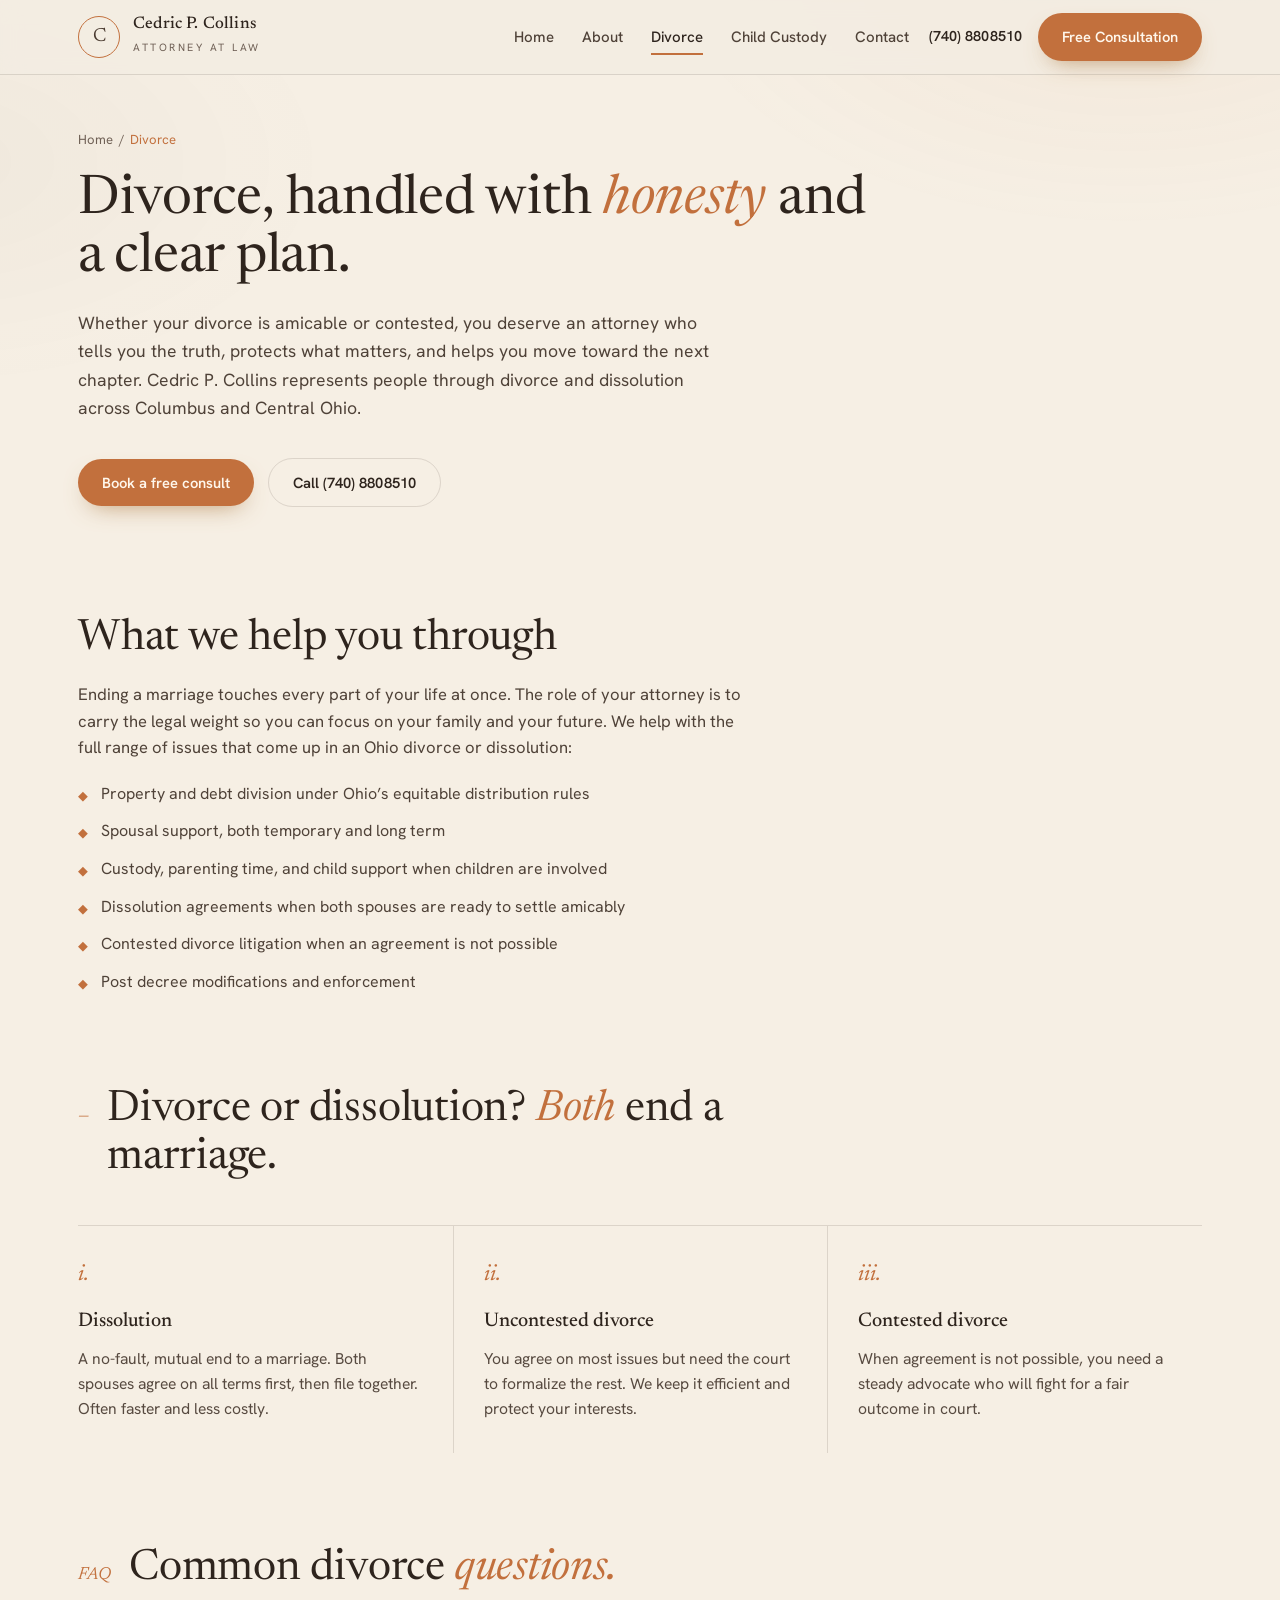
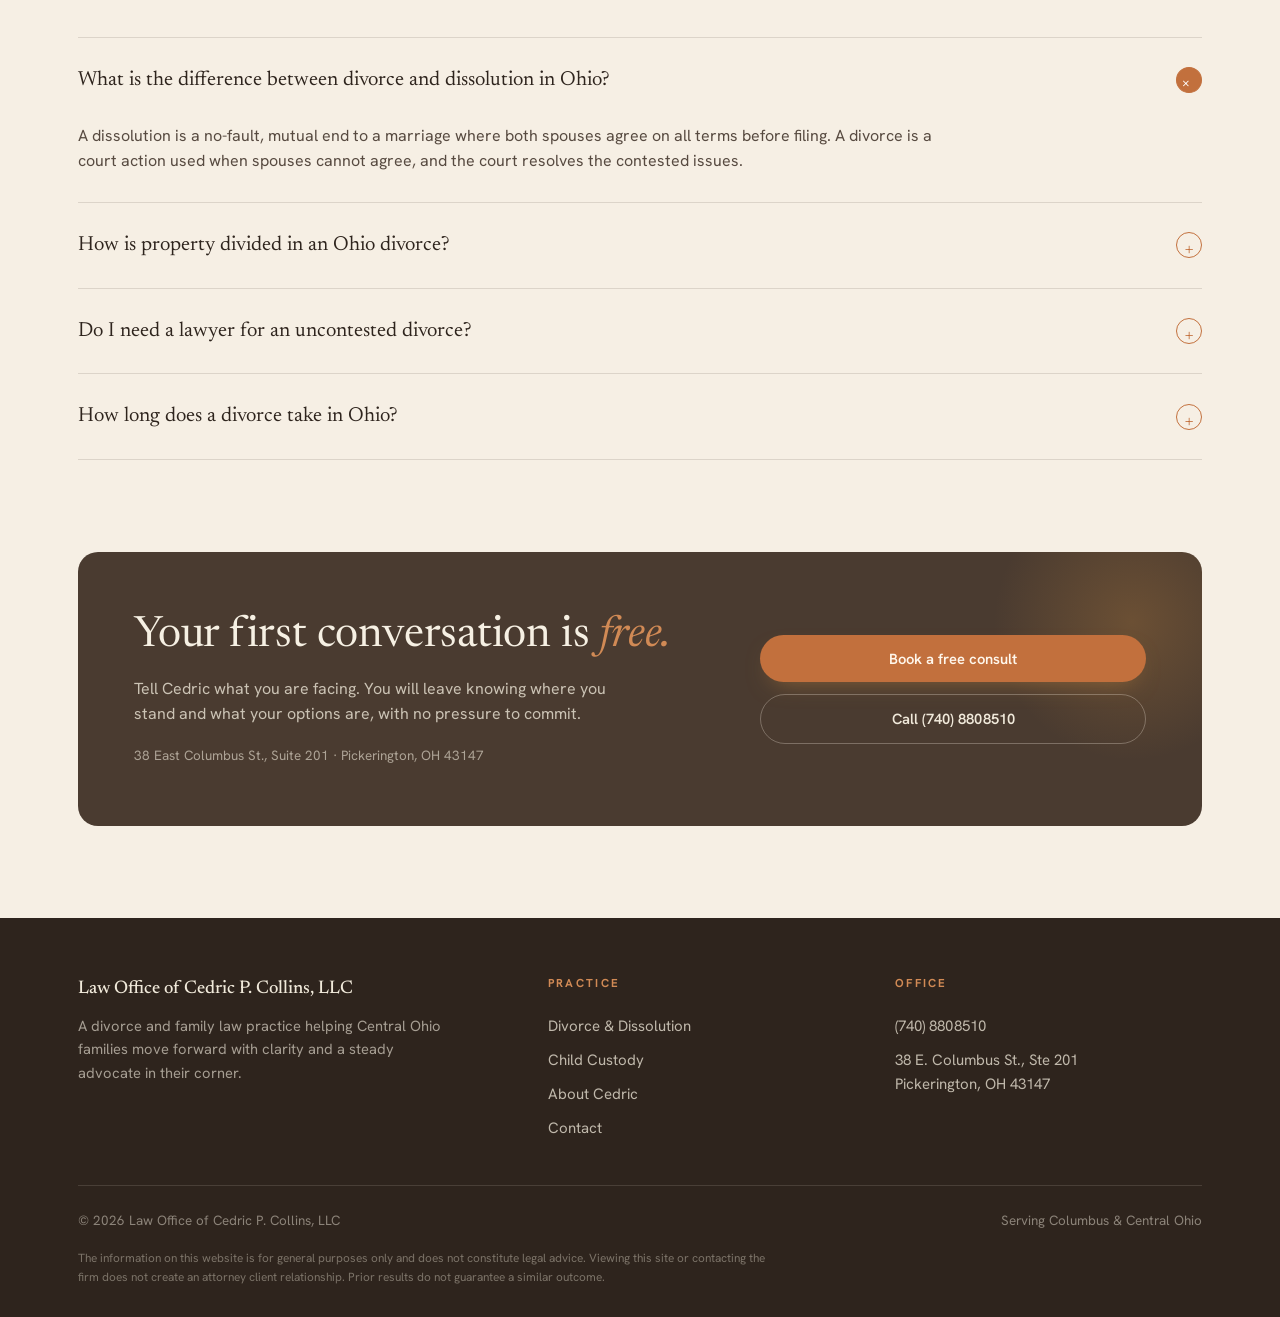
<file: divorce.html>
<!DOCTYPE html>
<html lang="en">
<head>
<meta charset="UTF-8" />
<meta name="viewport" content="width=device-width, initial-scale=1.0" />
<title>Divorce Attorney in Columbus, OH | Law Office of Cedric P. Collins</title>
<meta name="description" content="Compassionate, practical divorce and dissolution representation in Columbus, Pickerington, and Central Ohio. Free consultation with attorney Cedric P. Collins." />
<link rel="canonical" href="https://www.cedriccollinslaw.com/divorce.html" />
<meta name="robots" content="index, follow, max-image-preview:large" />
<meta name="theme-color" content="#15231e" />
<meta property="og:type" content="website" />
<meta property="og:title" content="Divorce Attorney in Columbus, OH | Cedric P. Collins" />
<meta property="og:description" content="Practical, compassionate divorce representation across Central Ohio. Free consultation." />
<meta property="og:url" content="https://www.cedriccollinslaw.com/divorce.html" />
<meta property="og:image" content="https://www.cedriccollinslaw.com/og-image.jpg" />
<meta name="twitter:card" content="summary_large_image" />

<script type="application/ld+json">
{"@context":"https://schema.org","@type":"Service","name":"Divorce and Dissolution Representation",
 "description":"Legal representation through every stage of an Ohio divorce or dissolution, including property division, spousal support, and matters involving children.",
 "serviceType":"Divorce Law","provider":{"@type":"Attorney","name":"Law Office of Cedric P. Collins, LLC","telephone":"+1-740-880-8510","url":"https://www.cedriccollinslaw.com/"},
 "areaServed":[{"@type":"City","name":"Columbus"},{"@type":"City","name":"Pickerington"},{"@type":"AdministrativeArea","name":"Franklin County, Ohio"},{"@type":"AdministrativeArea","name":"Fairfield County, Ohio"},{"@type":"AdministrativeArea","name":"Licking County, Ohio"}]}
</script>
<script type="application/ld+json">
{"@context":"https://schema.org","@type":"BreadcrumbList","itemListElement":[
  {"@type":"ListItem","position":1,"name":"Home","item":"https://www.cedriccollinslaw.com/"},
  {"@type":"ListItem","position":2,"name":"Divorce","item":"https://www.cedriccollinslaw.com/divorce.html"}]}
</script>
<script type="application/ld+json">
{"@context":"https://schema.org","@type":"FAQPage","mainEntity":[
 {"@type":"Question","name":"What is the difference between divorce and dissolution in Ohio?","acceptedAnswer":{"@type":"Answer","text":"A dissolution is a no-fault, mutual end to a marriage where both spouses agree on all terms before filing. A divorce is a court action used when spouses cannot agree, and the court resolves the contested issues."}},
 {"@type":"Question","name":"How is property divided in an Ohio divorce?","acceptedAnswer":{"@type":"Answer","text":"Ohio is an equitable distribution state, which means marital property is divided fairly, though not always equally. Separate property generally stays with the spouse who owns it."}},
 {"@type":"Question","name":"Do I need a lawyer for an uncontested divorce?","acceptedAnswer":{"@type":"Answer","text":"Even when both spouses agree, a lawyer makes sure the paperwork is correct and your rights are protected so the agreement holds up. A free consultation will tell you what your situation needs."}}]}
</script>

<link rel="preconnect" href="https://fonts.googleapis.com" />
<link rel="preconnect" href="https://fonts.gstatic.com" crossorigin />
<link href="https://fonts.googleapis.com/css2?family=Newsreader:ital,opsz,wght@0,6..72,400;0,6..72,500;0,6..72,600;1,6..72,400;1,6..72,500&family=Hanken+Grotesk:wght@400;500;600;700&display=swap" rel="stylesheet" />
<link rel="stylesheet" href="styles.css" />
</head>
<body>
<a href="#main" class="skip">Skip to content</a>
<header>
  <div class="wrap nav">
    <a class="brand" href="index.html" aria-label="Cedric P. Collins, Attorney at Law, home"><span class="seal" aria-hidden="true">C</span><span><b>Cedric P. Collins</b><span class="role">Attorney at Law</span></span></a>
    <input type="checkbox" id="burger" class="burger" hidden />
    <nav class="menu" aria-label="Primary">
      <a class="lk" href="index.html">Home</a><a class="lk" href="about.html">About</a>
      <a class="lk active" href="divorce.html">Divorce</a>
      <a class="lk" href="child-custody.html">Child Custody</a><a class="lk" href="contact.html">Contact</a>
    </nav>
    <div class="nav-cta"><a class="phone" href="tel:+17408808510">(740) 880&#8202;8510</a><a class="btn btn-brass" href="contact.html">Free Consultation</a><label for="burger" class="burger-lbl" aria-label="Toggle menu"><span></span><span></span><span></span></label></div>
  </div>
</header>

<main id="main">
<section class="page-hero">
  <div class="wrap">
    <p class="crumb"><a href="index.html">Home</a> &nbsp;/&nbsp; <span>Divorce</span></p>
    <h1 class="page-h">Divorce, handled with <em>honesty</em> and a clear plan.</h1>
    <p class="sub">Whether your divorce is amicable or contested, you deserve an attorney who tells you the truth, protects what matters, and helps you move toward the next chapter. Cedric P. Collins represents people through divorce and dissolution across Columbus and Central Ohio.</p>
    <div class="hero-actions"><a class="btn btn-brass" href="contact.html">Book a free consult</a><a class="btn btn-ghost" href="tel:+17408808510">Call (740) 880&#8202;8510</a></div>
  </div>
</section>

<section class="block">
  <div class="wrap">
    <div class="prose narrow rv">
      <h2>What we help you through</h2>
      <p>Ending a marriage touches every part of your life at once. The role of your attorney is to carry the legal weight so you can focus on your family and your future. We help with the full range of issues that come up in an Ohio divorce or dissolution:</p>
      <ul>
        <li>Property and debt division under Ohio&rsquo;s equitable distribution rules</li>
        <li>Spousal support, both temporary and long term</li>
        <li>Custody, parenting time, and child support when children are involved</li>
        <li>Dissolution agreements when both spouses are ready to settle amicably</li>
        <li>Contested divorce litigation when an agreement is not possible</li>
        <li>Post decree modifications and enforcement</li>
      </ul>
    </div>
  </div>
</section>

<section class="block" style="padding-top:0">
  <div class="wrap">
    <div class="sec-head rv"><span class="sec-num" aria-hidden="true">&mdash;</span><h2>Divorce or dissolution? <em>Both</em> end a marriage.</h2></div>
    <div class="concerns rv">
      <div class="concern"><div class="cn" aria-hidden="true">i.</div><h3>Dissolution</h3><p>A no-fault, mutual end to a marriage. Both spouses agree on all terms first, then file together. Often faster and less costly.</p></div>
      <div class="concern"><div class="cn" aria-hidden="true">ii.</div><h3>Uncontested divorce</h3><p>You agree on most issues but need the court to formalize the rest. We keep it efficient and protect your interests.</p></div>
      <div class="concern"><div class="cn" aria-hidden="true">iii.</div><h3>Contested divorce</h3><p>When agreement is not possible, you need a steady advocate who will fight for a fair outcome in court.</p></div>
    </div>
  </div>
</section>

<section class="block" style="padding-top:0" aria-labelledby="faqd">
  <div class="wrap">
    <div class="sec-head rv"><span class="sec-num" aria-hidden="true">FAQ</span><h2 id="faqd">Common divorce <em>questions.</em></h2></div>
    <div class="faq rv">
      <details open><summary>What is the difference between divorce and dissolution in Ohio?<span class="pm" aria-hidden="true">+</span></summary><p>A dissolution is a no-fault, mutual end to a marriage where both spouses agree on all terms before filing. A divorce is a court action used when spouses cannot agree, and the court resolves the contested issues.</p></details>
      <details><summary>How is property divided in an Ohio divorce?<span class="pm" aria-hidden="true">+</span></summary><p>Ohio is an equitable distribution state, which means marital property is divided fairly, though not always exactly equally. Separate property generally stays with the spouse who owns it.</p></details>
      <details><summary>Do I need a lawyer for an uncontested divorce?<span class="pm" aria-hidden="true">+</span></summary><p>Even when both spouses agree, a lawyer makes sure the paperwork is correct and your rights are protected so the agreement holds up over time. A free consultation will tell you exactly what your situation needs.</p></details>
      <details><summary>How long does a divorce take in Ohio?<span class="pm" aria-hidden="true">+</span></summary><p>An uncontested dissolution can often be finalized within a few months. A contested divorce involving custody or property disputes takes longer. We give you a realistic timeline at your consultation.</p></details>
    </div>
  </div>
</section>

<section class="block" style="padding-top:0">
  <div class="wrap">
    <div class="consult rv"><div class="consult-in">
      <div><h2>Your first conversation is <em>free.</em></h2><p>Tell Cedric what you are facing. You will leave knowing where you stand and what your options are, with no pressure to commit.</p><p class="addr">38 East Columbus St., Suite 201 · Pickerington, OH 43147</p></div>
      <div class="actions"><a class="btn btn-brass" href="contact.html">Book a free consult</a><a class="btn btn-ghost" style="color:#f0e9da;border-color:rgba(240,233,218,.3)" href="tel:+17408808510">Call (740) 880&#8202;8510</a></div>
    </div></div>
  </div>
</section>
</main>

<footer>
  <div class="wrap">
    <div class="foot-grid">
      <div class="fb"><b>Law Office of Cedric P. Collins, LLC</b><p>A divorce and family law practice helping Central Ohio families move forward with clarity and a steady advocate in their corner.</p></div>
      <div class="foot-col"><h4>Practice</h4><a href="divorce.html">Divorce &amp; Dissolution</a><a href="child-custody.html">Child Custody</a><a href="about.html">About Cedric</a><a href="contact.html">Contact</a></div>
      <div class="foot-col"><h4>Office</h4><a href="tel:+17408808510">(740) 880&#8202;8510</a><a href="https://maps.google.com/?q=38+East+Columbus+St,+Pickerington,+OH+43147" target="_blank" rel="noopener">38 E. Columbus St., Ste 201<br>Pickerington, OH 43147</a></div>
    </div>
    <div class="foot-bottom"><span>&copy; 2026 Law Office of Cedric P. Collins, LLC</span><span>Serving Columbus &amp; Central Ohio</span></div>
    <p class="disc">The information on this website is for general purposes only and does not constitute legal advice. Viewing this site or contacting the firm does not create an attorney client relationship. Prior results do not guarantee a similar outcome.</p>
  </div>
</footer>
<script src="shared.js"></script>
</body>
</html>
</file>
<file: styles.css>
/* ===========================================================
   Law Office of Cedric P. Collins — shared stylesheet
   Aesthetic: "quiet authority" — bone paper, forest ink, brass accent
   =========================================================== */
:root{
  --bone:#f6efe4; --bone-2:#efe6d8; --ink:#2e241d; --forest:#4a3b30;
  --moss:#6f6055; --brass:#c2703d; --brass-2:#d18a55; --line:rgba(46,36,29,.13);
  --paper-card:#fcf8f1; --shadow:0 24px 60px -28px rgba(46,36,29,.42);
}
*{margin:0;padding:0;box-sizing:border-box}
html{scroll-behavior:smooth}
body{font-family:'Hanken Grotesk',system-ui,sans-serif;background:var(--bone);color:var(--ink);
  -webkit-font-smoothing:antialiased;line-height:1.6;overflow-x:hidden}
body::before{content:"";position:fixed;inset:0;pointer-events:none;z-index:1;opacity:.5;
  background:radial-gradient(60% 50% at 88% -5%, rgba(194,112,61,.12), transparent 60%),
    radial-gradient(55% 45% at -5% 18%, rgba(74,59,48,.07), transparent 55%);mix-blend-mode:multiply}
.wrap{max-width:1180px;margin:0 auto;padding:0 28px;position:relative;z-index:2}
.narrow{max-width:760px}
.serif{font-family:'Newsreader',Georgia,serif}
.label{font-size:.72rem;letter-spacing:.28em;text-transform:uppercase;color:var(--brass);font-weight:600}
a{color:inherit;text-decoration:none}
:focus-visible{outline:2px solid var(--brass);outline-offset:3px;border-radius:4px}
.skip{position:absolute;left:-999px;top:0;background:var(--ink);color:#fff;padding:10px 16px;z-index:100}
.skip:focus{left:8px;top:8px}

/* ---------- header / nav ---------- */
header{position:sticky;top:0;z-index:40;background:rgba(243,237,226,.85);backdrop-filter:blur(10px);border-bottom:1px solid var(--line)}
.nav{display:flex;align-items:center;justify-content:space-between;height:74px;gap:20px}
.brand{display:flex;align-items:center;gap:13px;flex:0 0 auto}
.seal{width:42px;height:42px;border-radius:50%;border:1px solid var(--brass);display:grid;place-items:center;color:var(--forest);font-family:'Newsreader',serif;font-size:1.2rem}
.brand b{font-family:'Newsreader',serif;font-weight:500;font-size:1.05rem;letter-spacing:.01em;display:block;line-height:1.1}
.brand .role{font-size:.66rem;letter-spacing:.24em;text-transform:uppercase;color:var(--moss)}
.menu{display:flex;align-items:center;gap:28px;margin-left:auto}
.menu a.lk{font-size:.94rem;font-weight:500;color:#4f4238;position:relative;padding:4px 0}
.menu a.lk:hover{color:var(--ink)}
.menu a.lk.active{color:var(--ink)}
.menu a.lk.active::after{content:"";position:absolute;left:0;right:0;bottom:-2px;height:2px;background:var(--brass)}
.nav-cta{display:flex;align-items:center;gap:16px;flex:0 0 auto}
.phone{display:none;font-weight:600;font-size:.9rem;white-space:nowrap}
.btn{display:inline-block;font-weight:600;font-size:.92rem;border-radius:100px;padding:12px 24px;transition:.25s ease;cursor:pointer;border:none}
.btn-brass{background:var(--brass);color:#fff7ec;box-shadow:0 10px 24px -12px rgba(169,118,60,.8)}
.btn-brass:hover{background:var(--brass-2);transform:translateY(-1px)}
.btn-ghost{border:1px solid var(--line);color:var(--ink)}
.btn-ghost:hover{border-color:var(--forest)}
/* mobile menu (CSS only) */
.burger{display:none}
.burger-lbl{display:none;width:42px;height:42px;border:1px solid var(--line);border-radius:8px;cursor:pointer;align-items:center;justify-content:center;flex-direction:column;gap:5px}
.burger-lbl span{display:block;width:18px;height:2px;background:var(--ink);transition:.25s}

/* ---------- buttons row / hero shared ---------- */
.eyebrow{display:flex;align-items:center;gap:14px;margin-bottom:30px}
.eyebrow .ln{width:46px;height:1px;background:var(--brass)}
.hero-actions{margin-top:36px;display:flex;flex-wrap:wrap;gap:14px;align-items:center}
.micro{margin-top:18px;font-size:.86rem;color:var(--moss)}

/* ---------- home hero ---------- */
.hero{padding:74px 0 60px}
.hero-grid{display:grid;grid-template-columns:1.15fr .85fr;gap:54px;align-items:center}
h1.hero-h{font-family:'Newsreader',serif;font-weight:400;font-size:clamp(2.6rem,5.4vw,4.2rem);line-height:1.04;letter-spacing:-.005em}
h1.hero-h em{font-style:italic;color:var(--brass)}
.hero p.lede{margin-top:26px;font-size:1.12rem;color:#4f4238;max-width:31em}

/* ---------- portrait ---------- */
.portrait{position:relative}
.portrait .frame{position:relative;border-radius:16px;overflow:hidden;box-shadow:var(--shadow);aspect-ratio:4/5;background:linear-gradient(160deg,var(--forest),var(--ink))}
.portrait .frame img{width:100%;height:100%;object-fit:cover;object-position:center;display:block}
.portrait .ph{position:absolute;inset:0;display:grid;place-items:center;text-align:center;color:#e9e0cf;padding:24px}
.portrait .ph .mono{width:78px;height:78px;border-radius:50%;border:1px solid rgba(233,224,207,.4);display:grid;place-items:center;font-family:'Newsreader',serif;font-size:1.7rem;margin:0 auto 16px}
.portrait .ph small{display:block;margin-top:8px;color:rgba(233,224,207,.55);font-size:.78rem;letter-spacing:.04em}
.portrait .tag{position:absolute;left:-22px;bottom:34px;background:var(--paper-card);border:1px solid var(--line);border-radius:5px;padding:14px 18px;box-shadow:0 14px 30px -18px rgba(21,35,30,.5)}
.portrait .tag b{font-family:'Newsreader',serif;font-weight:500;font-size:1rem}
.portrait .tag span{display:block;font-size:.74rem;color:var(--moss);letter-spacing:.02em}
.portrait .badge{position:absolute;right:-16px;top:30px;width:84px;height:84px;border-radius:50%;background:var(--bone);border:1px solid var(--brass);display:grid;place-items:center;text-align:center;color:var(--forest);font-size:.62rem;letter-spacing:.16em;text-transform:uppercase;line-height:1.4;transform:rotate(-6deg)}
.portrait .badge b{font-family:'Newsreader',serif;font-size:1.05rem;letter-spacing:0;text-transform:none;display:block}

/* ---------- credential band ---------- */
.band{background:var(--ink);color:#e8e1d2;position:relative;z-index:2}
.band-in{display:grid;grid-template-columns:repeat(4,1fr);gap:10px;padding:34px 0}
.stat{padding:0 22px;border-left:1px solid rgba(232,225,210,.16)}
.stat:first-child{border-left:0}
.stat b{font-family:'Newsreader',serif;font-weight:500;font-size:1.7rem;display:block;line-height:1.1}
.stat span{font-size:.82rem;color:rgba(232,225,210,.6);letter-spacing:.02em}

/* ---------- marquee strip ---------- */
.marq{background:var(--forest);color:rgba(246,239,228,.92);overflow:hidden;position:relative;z-index:2}
.marq .track{display:flex;white-space:nowrap;animation:marqscroll 36s linear infinite;will-change:transform}
.marq span{font-family:'Newsreader',serif;font-style:italic;font-size:1.15rem;padding:17px 32px;display:inline-flex;align-items:center}
.marq span::after{content:"\2666";color:var(--brass-2);margin-left:32px;font-style:normal;font-size:.66rem}
.marq:hover .track,.marq:active .track{animation-play-state:paused}
@keyframes marqscroll{to{transform:translateX(-50%)}}

/* ---------- section base ---------- */
section.block{padding:92px 0;position:relative;z-index:2}
.sec-head{display:flex;align-items:baseline;gap:18px;margin-bottom:44px}
.sec-num{font-family:'Newsreader',serif;font-style:italic;color:var(--brass);font-size:1.1rem}
h2{font-family:'Newsreader',serif;font-weight:400;font-size:clamp(1.9rem,3.4vw,2.7rem);line-height:1.1;letter-spacing:-.005em;max-width:17em}
h2 em{font-style:italic;color:var(--brass)}
h3{font-family:'Newsreader',serif;font-weight:500}

/* ---------- page hero (interior) ---------- */
.page-hero{padding:54px 0 8px}
.crumb{font-size:.82rem;color:var(--moss);margin-bottom:22px}
.crumb a:hover{color:var(--brass)}
.crumb span{color:var(--brass)}
h1.page-h{font-family:'Newsreader',serif;font-weight:400;font-size:clamp(2.3rem,4.4vw,3.4rem);line-height:1.06;letter-spacing:-.005em;max-width:15em}
h1.page-h em{font-style:italic;color:var(--brass)}
.page-hero .sub{margin-top:22px;font-size:1.1rem;color:#4f4238;max-width:36em}

/* ---------- prose ---------- */
.prose p{margin-top:18px;color:#4f4238;font-size:1.04rem;max-width:40em}
.prose h2{margin-top:8px}
.prose h3{font-size:1.3rem;margin-top:34px;color:var(--ink)}
.prose ul{list-style:none;margin-top:20px;display:grid;gap:12px;max-width:40em}
.prose ul li{display:flex;gap:13px;align-items:flex-start;color:#4f4238}
.prose ul li::before{content:"\25C6";color:var(--brass);font-size:.8em;margin-top:5px}

/* ---------- concerns / cards ---------- */
.concerns{display:grid;grid-template-columns:repeat(3,1fr)}
.concern{padding:32px 30px 32px 0;border-top:1px solid var(--line)}
.concern+.concern{padding-left:30px;border-left:1px solid var(--line)}
.concern .cn{font-family:'Newsreader',serif;font-style:italic;color:var(--brass);font-size:1.4rem}
.concern h3{font-size:1.24rem;margin:12px 0 8px}
.concern p{color:#574a40;font-size:.98rem}

/* ---------- about / pull-quote ---------- */
.about{display:grid;grid-template-columns:.9fr 1.1fr;gap:56px;align-items:center;background:var(--paper-card);border:1px solid var(--line);border-radius:16px;padding:52px;box-shadow:var(--shadow)}
.about .pq{font-family:'Newsreader',serif;font-style:italic;font-weight:400;font-size:clamp(1.5rem,2.6vw,2rem);line-height:1.32}
.about .pq:before{content:"\201C";color:var(--brass);font-size:1.4em;line-height:0;margin-right:.04em}
.about .by{margin-top:24px;font-size:.9rem;color:var(--moss);letter-spacing:.02em}
.about .creds{list-style:none;display:grid;gap:14px}
.about .creds li{display:flex;gap:13px;align-items:flex-start;font-size:.98rem;color:#4f4238}
.about .creds li i{color:var(--brass);font-style:normal;margin-top:1px}

/* ---------- process rail ---------- */
.rail{display:grid;grid-template-columns:repeat(3,1fr);gap:34px}
.step{padding-top:30px;border-top:2px solid var(--forest)}
.step .st-n{font-family:'Newsreader',serif;font-style:italic;font-size:.92rem;color:var(--brass);letter-spacing:.04em}
.step h3{font-size:1.32rem;margin:10px 0 8px}
.step p{color:#574a40;font-size:.96rem}

/* ---------- reviews ---------- */
.reviews{display:grid;grid-template-columns:repeat(2,1fr);gap:26px}
.review{background:var(--paper-card);border:1px solid var(--line);border-radius:14px;padding:34px}
.stars{color:var(--brass);letter-spacing:3px;font-size:.95rem}
.review blockquote{font-family:'Newsreader',serif;font-size:1.2rem;line-height:1.45;margin:16px 0 18px;color:#33281f}
.review cite{font-style:normal;font-size:.86rem;color:var(--moss)}
.scaffold-note{font-size:.8rem;color:var(--moss);margin-top:14px}

/* ---------- FAQ ---------- */
.faq{border-top:1px solid var(--line)}
.faq details{border-bottom:1px solid var(--line)}
.faq summary{list-style:none;cursor:pointer;padding:26px 0;display:flex;justify-content:space-between;align-items:center;gap:20px;font-family:'Newsreader',serif;font-size:1.28rem;color:var(--ink)}
.faq summary::-webkit-details-marker{display:none}
.faq summary .pm{flex:0 0 auto;width:26px;height:26px;border:1px solid var(--brass);border-radius:50%;display:grid;place-items:center;color:var(--brass);transition:.25s}
.faq details[open] summary .pm{background:var(--brass);color:#fff;transform:rotate(45deg)}
.faq p{padding:0 0 28px;color:#574a40;max-width:54em}

/* ---------- practice grid (home) ---------- */
.practice{display:grid;grid-template-columns:repeat(3,1fr);gap:22px}
.pcard{background:var(--paper-card);border:1px solid var(--line);border-radius:16px;padding:34px;transition:.25s;display:block}
.pcard:hover{transform:translateY(-3px);box-shadow:var(--shadow);border-color:rgba(169,118,60,.4)}
.pcard .pn{font-family:'Newsreader',serif;font-style:italic;color:var(--brass)}
.pcard h3{font-size:1.32rem;margin:10px 0 8px}
.pcard p{color:#574a40;font-size:.96rem}
.pcard .more{margin-top:16px;font-size:.86rem;font-weight:600;color:var(--brass)}

/* ---------- contact ---------- */
.contact-grid{display:grid;grid-template-columns:1fr 1fr;gap:48px;align-items:start}
.field{display:flex;flex-direction:column;gap:7px;margin-bottom:18px}
.field label{font-size:.82rem;font-weight:600;letter-spacing:.02em;color:var(--forest)}
.field input,.field textarea,.field select{font-family:inherit;font-size:1rem;padding:13px 15px;border:1px solid var(--line);border-radius:7px;background:var(--paper-card);color:var(--ink)}
.field input:focus,.field textarea:focus,.field select:focus{border-color:var(--brass);outline:none}
.field textarea{min-height:130px;resize:vertical}
.hp{position:absolute;left:-9999px}
.info-card{background:var(--paper-card);border:1px solid var(--line);border-radius:16px;padding:34px}
.info-row{display:flex;gap:14px;padding:16px 0;border-bottom:1px solid var(--line)}
.info-row:last-child{border-bottom:none}
.info-row .ic{color:var(--brass);flex:0 0 auto;margin-top:2px}
.info-row b{font-family:'Newsreader',serif;font-weight:500;display:block;font-size:1.02rem}
.info-row span{color:#574a40;font-size:.94rem}

/* ---------- consult band ---------- */
.consult{background:var(--forest);color:#f0e9da;border-radius:20px;padding:60px 56px;position:relative;overflow:hidden}
.consult:before{content:"";position:absolute;right:-80px;top:-80px;width:300px;height:300px;border-radius:50%;background:radial-gradient(circle,rgba(169,118,60,.35),transparent 65%)}
.consult-in{position:relative;display:grid;grid-template-columns:1.2fr .8fr;gap:48px;align-items:center}
.consult h2{color:#f6f0e3;max-width:14em}
.consult h2 em{color:var(--brass-2)}
.consult p{color:rgba(240,233,218,.78);margin-top:16px;max-width:32em}
.consult .actions{display:flex;flex-direction:column;gap:12px}
.consult .actions .btn{text-align:center}
.consult .addr{margin-top:18px;font-size:.84rem;color:rgba(240,233,218,.6)}

/* ---------- footer ---------- */
footer{background:var(--ink);color:#d9d2c4;position:relative;z-index:2;padding:56px 0 30px}
.foot-grid{display:grid;grid-template-columns:1.4fr 1fr 1fr;gap:40px;padding-bottom:40px;border-bottom:1px solid rgba(232,225,210,.14)}
.foot-grid .fb b{font-family:'Newsreader',serif;font-weight:500;font-size:1.15rem;color:#f0e9da;display:block;margin-bottom:10px}
.foot-grid p{font-size:.92rem;color:rgba(217,210,196,.7);max-width:26em}
.foot-col h4{font-size:.72rem;letter-spacing:.2em;text-transform:uppercase;color:var(--brass-2);margin-bottom:16px}
.foot-col a{display:block;font-size:.94rem;color:rgba(217,210,196,.85);padding:5px 0}
.foot-col a:hover{color:#fff}
.foot-bottom{display:flex;justify-content:space-between;flex-wrap:wrap;gap:12px;padding-top:24px;font-size:.84rem;color:rgba(217,210,196,.55)}
.disc{font-size:.74rem;color:rgba(217,210,196,.45);max-width:60em;margin-top:18px;line-height:1.6}

/* ---------- reveal ---------- */
.rv{opacity:0;transform:translateY(20px);transition:opacity .8s ease,transform .8s ease}
.rv.in{opacity:1;transform:none}

/* ---------- responsive ---------- */
@media(min-width:760px){.phone{display:inline}}
@media(max-width:980px){
  .menu{position:fixed;inset:74px 0 auto 0;background:var(--bone);flex-direction:column;align-items:flex-start;gap:0;padding:8px 28px 24px;border-bottom:1px solid var(--line);box-shadow:var(--shadow);transform:translateY(-130%);transition:transform .3s ease;margin-left:0}
  .menu a.lk{width:100%;padding:15px 0;border-bottom:1px solid var(--line);font-size:1.05rem}
  .burger:checked ~ .menu{transform:translateY(0)}
  .burger-lbl{display:flex}
  .burger:checked ~ .nav-cta .burger-lbl span:nth-child(1){transform:translateY(7px) rotate(45deg)}
  .burger:checked ~ .nav-cta .burger-lbl span:nth-child(2){opacity:0}
  .burger:checked ~ .nav-cta .burger-lbl span:nth-child(3){transform:translateY(-7px) rotate(-45deg)}
}
@media(max-width:920px){
  .hero-grid{grid-template-columns:1fr;gap:44px}.portrait{max-width:380px}
  .about{grid-template-columns:1fr;gap:34px;padding:38px}
  .consult-in{grid-template-columns:1fr;gap:30px}.consult{padding:46px 32px}
  .practice{grid-template-columns:1fr 1fr}
  .contact-grid{grid-template-columns:1fr;gap:34px}
  .foot-grid{grid-template-columns:1fr 1fr;gap:30px}
}
@media(max-width:680px){
  .band-in{grid-template-columns:repeat(2,1fr);gap:24px 0}.stat{padding:0 16px}
  .concerns{grid-template-columns:1fr}.concern,.concern+.concern{padding:26px 0;border-left:0}
  .rail{grid-template-columns:1fr;gap:26px}.reviews{grid-template-columns:1fr}
  .practice{grid-template-columns:1fr}
  section.block{padding:64px 0}.faq summary{font-size:1.12rem}
  .foot-grid{grid-template-columns:1fr}
}
@media(prefers-reduced-motion:reduce){.rv{transition:none;opacity:1;transform:none}.marq .track{animation:none}html{scroll-behavior:auto}}
</file>
